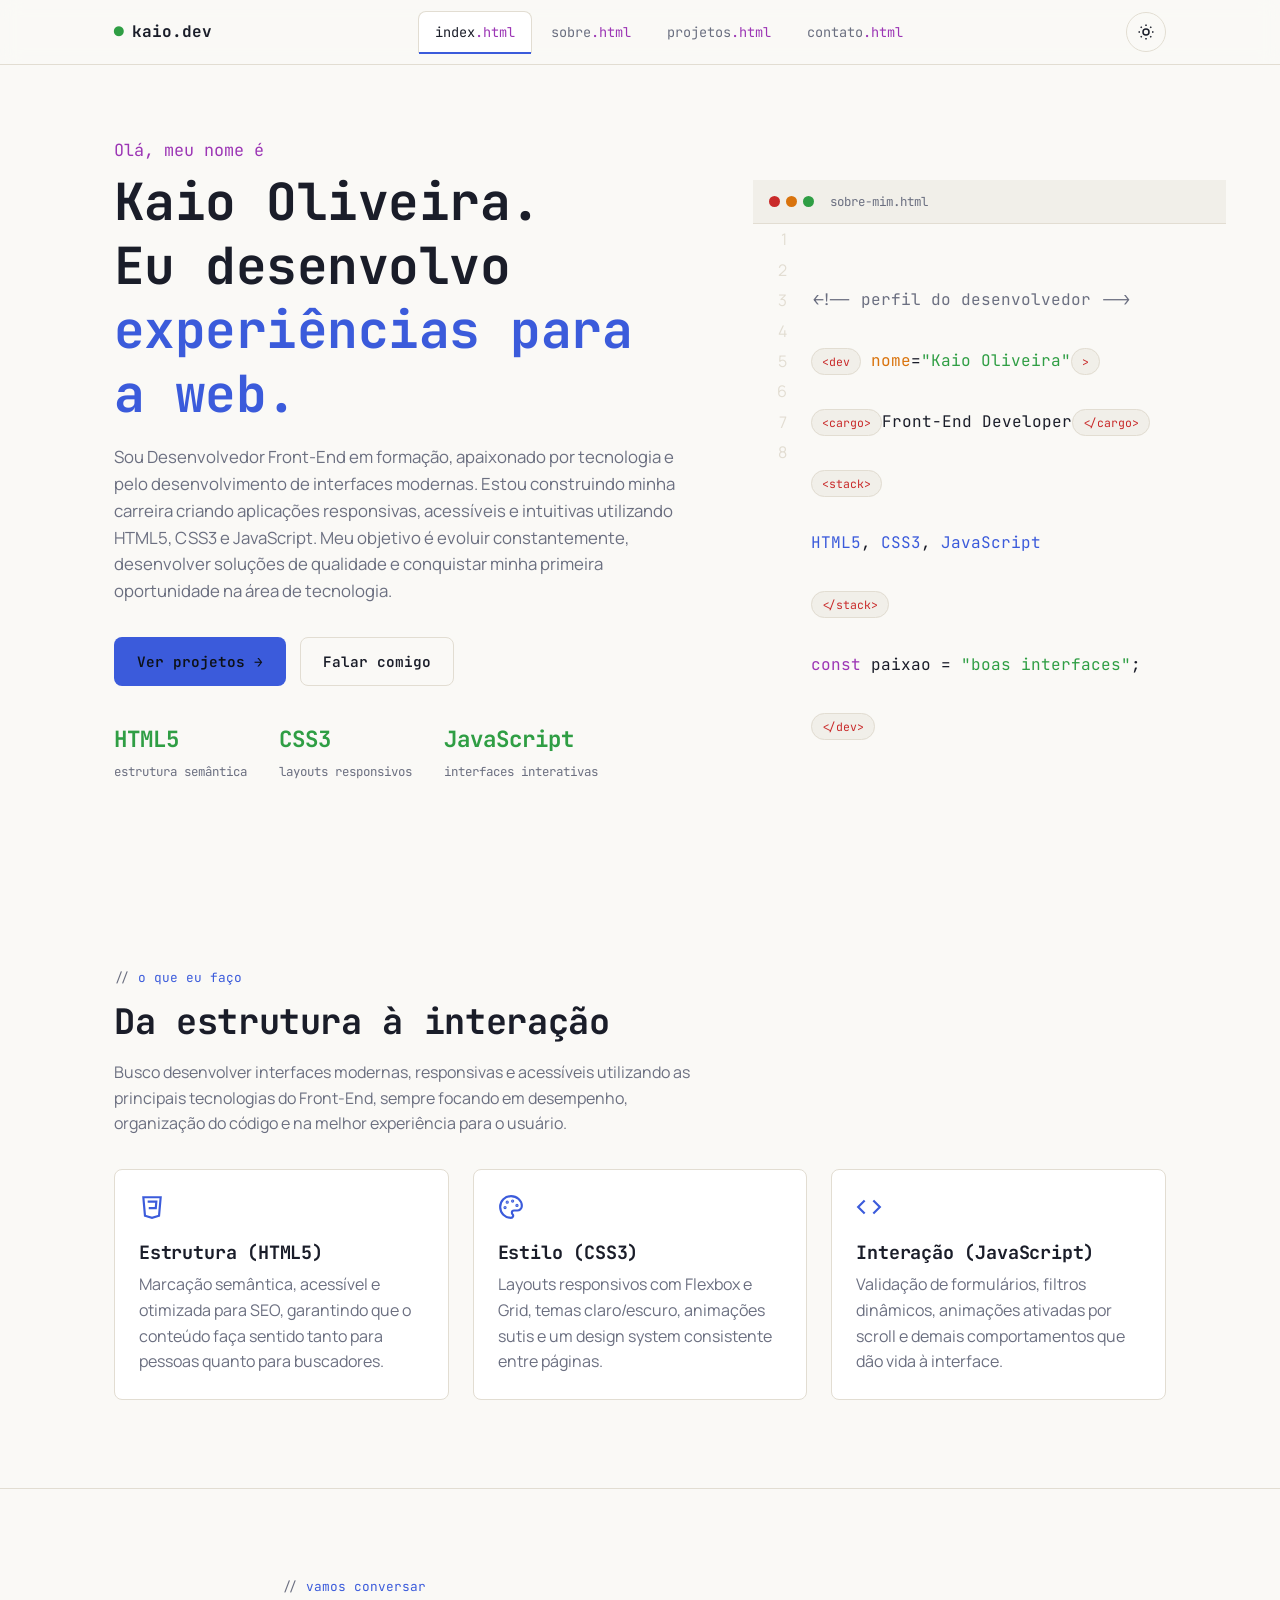
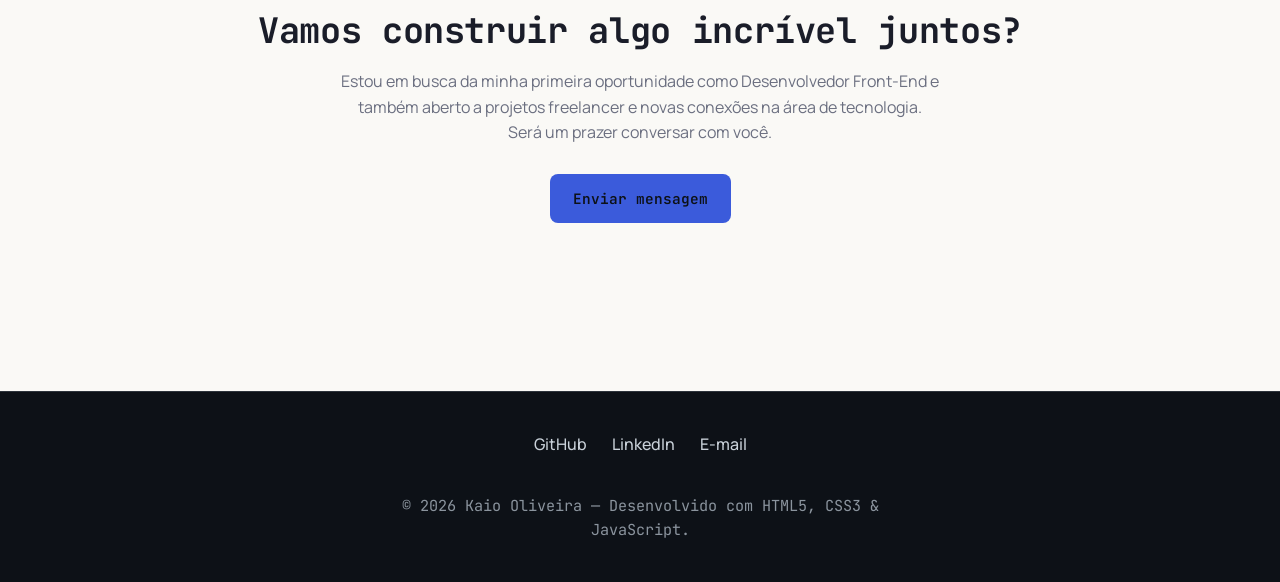
<file: index.html>
<!DOCTYPE html>
<html lang="pt-BR" data-theme="dark">

<head>
    <meta charset="UTF-8">
    <meta name="viewport" content="width=device-width, initial-scale=1.0">

    <!-- SEO básico -->
    <title>Kaio Oliveira | Desenvolvedor Front-End</title>
    <meta name="description"
        content="Portfólio de Kaio Oliveira, Desenvolvedor Front-End em formação, apaixonado por tecnologia e desenvolvimento web com HTML5, CSS3 e JavaScript.">
    <meta name="keywords"
        content="Kaio Oliveira, desenvolvedor front-end, HTML5, CSS3, JavaScript, portfólio, desenvolvimento web">
    <meta name="author" content="Kaio Oliveira">
    <link rel="canonical" href="https://kaioluan100101-lab.github.io/portfolio/index.html">

    <!-- Open Graph / redes sociais -->
    <meta property="og:title" content="Kaio Oliveira | Desenvolvedor Front-End">

    <meta property="og:description"
        content="Conheça o portfólio de Kaio Oliveira, Desenvolvedor Front-End em formação, especializado em HTML5, CSS3 e JavaScript.">
    <meta property="og:locale" content="pt_BR">

    <link rel="icon" href="data:,">
    <link rel="preconnect" href="https://fonts.googleapis.com">
    <link
        href="https://fonts.googleapis.com/css2?family=JetBrains+Mono:wght@400;600;700&family=Manrope:wght@400;500;700&display=swap"
        rel="stylesheet">
    <link href="css/style.css" rel="stylesheet"/>
    <link href="css/sobre.css" rel="stylesheet"/>
    <link rel="stylesheet" href="css/projetos.css">
    <link rel="stylesheet" href="css/contato.css">
</head>

<body>

    <header class="site-header">
        <div class="container nav-wrap">
            <a href="index.html" class="logo"><span class="dot">●</span> kaio.dev </a>

            <nav class="nav-tabs" id="nav-tabs" aria-label="Navegação principal">
                <a href="index.html" aria-current="page">index<span class="ext">.html</span></a>
                <a href="sobre.html">sobre<span class="ext">.html</span></a>
                <a href="projetos.html">projetos<span class="ext">.html</span></a>
                <a href="contato.html">contato<span class="ext">.html</span></a>
            </nav>

            <div class="nav-actions">
                <button class="theme-toggle" aria-label="Alternar tema claro/escuro" aria-pressed="false">
                    <svg class="moon" viewBox="0 0 24 24" fill="none" stroke="currentColor" stroke-width="2">
                        <path d="M21 12.79A9 9 0 1111.21 3 7 7 0 0021 12.79z" />
                    </svg>
                    <svg class="sun" viewBox="0 0 24 24" fill="none" stroke="currentColor" stroke-width="2">
                        <circle cx="12" cy="12" r="4" />
                        <path
                            d="M12 2v2M12 20v2M4.93 4.93l1.41 1.41M17.66 17.66l1.41 1.41M2 12h2M20 12h2M6.34 17.66l-1.41 1.41M19.07 4.93l-1.41 1.41" />
                    </svg>
                </button>
                <button class="menu-btn" aria-label="Abrir menu" aria-expanded="false" aria-controls="nav-tabs">
                    <span></span><span></span><span></span>
                </button>
            </div>
        </div>
    </header>

    <main>

        <!-- HERO -->
        <section class="section hero" style="border-bottom:none;">
            <div class="container">
        
                <div class="hero-copy">
        
                    <p class="role">Olá, meu nome é</p>
        
                    <h1>Kaio Oliveira.<br>Eu desenvolvo <span>experiências para a web.</span></h1>
        
                    <p>
                        Sou Desenvolvedor Front-End em formação, apaixonado por tecnologia e pelo desenvolvimento de
                        interfaces modernas.
                        Estou construindo minha carreira criando aplicações responsivas, acessíveis e intuitivas
                        utilizando HTML5, CSS3 e JavaScript.
                        Meu objetivo é evoluir constantemente, desenvolver soluções de qualidade e conquistar minha
                        primeira oportunidade na área de tecnologia.
                    </p>
                    <div class="hero-actions">
                        <a href="projetos.html" class="btn btn-primary">Ver projetos →</a>
                        <a href="contato.html" class="btn btn-ghost">Falar comigo</a>
                    </div>
                    <div class="hero-stats">
                        <div>
                            <strong>HTML5</strong>
                            <span>estrutura semântica</span>
                        </div>
        
                        <div>
                            <strong>CSS3</strong>
                            <span>layouts responsivos</span>
                        </div>
        
                        <div>
                            <strong>JavaScript</strong>
                            <span>interfaces interativas</span>
                        </div>
                    </div>
                </div>
        
                <div class="editor reveal">
                    <div class="editor-bar">
                        <div class="dots"><span></span><span></span><span></span></div>
                        <span class="filename">sobre-mim.html</span>
                    </div>
                    <div class="editor-body">
                        <div class="editor-lines">
                            <span>1</span><span>2</span><span>3</span><span>4</span><span>5</span><span>6</span><span>7</span><span>8</span>
                        </div>
                        <code class="editor-code">
                                        <span class="cm">&lt;!-- perfil do desenvolvedor --&gt;</span>
                                        <span class="tag">&lt;dev</span> <span class="attr">nome</span>=<span class="str">"Kaio Oliveira"</span><span
                                            class="tag">&gt;</span>
                                        <span class="tag">&lt;cargo&gt;</span>Front-End Developer<span class="tag">&lt;/cargo&gt;</span>
                                        <span class="tag">&lt;stack&gt;</span>
                                        <span class="fn">HTML5</span>, <span class="fn">CSS3</span>, <span class="fn">JavaScript</span>
                                        <span class="tag">&lt;/stack&gt;</span>
                                        <span class="kw">const</span> paixao = <span class="str">"boas interfaces"</span>;
                                        <span class="tag">&lt;/dev&gt;</span></code>
                    </div>
                </div>
            </div>
        </section>

        <!-- DESTAQUES -->
        <section class="section reveal">
            <div class="container">
                <p class="eyebrow">o que eu faço</p>
                <h2>Da estrutura à interação</h2>
                <p>Busco desenvolver interfaces modernas, responsivas e acessíveis utilizando as principais tecnologias
                    do Front-End, sempre focando em desempenho, organização do código e na melhor experiência para o
                    usuário.</p>
                <div class="grid">
                    <div class="card">
                        <div class="icon"><svg viewBox="0 0 24 24" fill="none" stroke="currentColor" stroke-width="2">
                                <path d="M4 3l1.5 17L12 22l6.5-2L20 3H4z" />
                                <path d="M8 7h8l-.5 6H9" />
                            </svg></div>
                        <h3>Estrutura (HTML5)</h3>
                        <p>Marcação semântica, acessível e otimizada para SEO, garantindo que o conteúdo faça sentido
                            tanto para pessoas quanto para buscadores.</p>
                    </div>
                    <div class="card">
                        <div class="icon"><svg viewBox="0 0 24 24" fill="none" stroke="currentColor" stroke-width="2">
                                <circle cx="13.5" cy="6.5" r=".5" fill="currentColor" />
                                <circle cx="17.5" cy="10.5" r=".5" fill="currentColor" />
                                <circle cx="8.5" cy="7.5" r=".5" fill="currentColor" />
                                <circle cx="6.5" cy="12.5" r=".5" fill="currentColor" />
                                <path
                                    d="M12 2a10 10 0 100 20 2 2 0 001.4-3.4c-.4-.4-.6-.9-.6-1.4 0-1.1.9-2 2-2h2.4A4.2 4.2 0 0022 11c0-5-4.5-9-10-9z" />
                            </svg></div>
                        <h3>Estilo (CSS3)</h3>
                        <p>Layouts responsivos com Flexbox e Grid, temas claro/escuro, animações sutis e um design
                            system consistente entre páginas.</p>
                    </div>
                    <div class="card">
                        <div class="icon"><svg viewBox="0 0 24 24" fill="none" stroke="currentColor" stroke-width="2">
                                <polyline points="16 18 22 12 16 6" />
                                <polyline points="8 6 2 12 8 18" />
                            </svg></div>
                        <h3>Interação (JavaScript)</h3>
                        <p>Validação de formulários, filtros dinâmicos, animações ativadas por scroll e demais
                            comportamentos que dão vida à interface.</p>
                    </div>
                </div>
            </div>
        </section>

        <!-- CTA final -->
        <section class="section reveal" style="border-bottom:none; text-align:center;">
            <div class="container">
                <p class="eyebrow" style="justify-content:center;">vamos conversar</p>
                <h2>Vamos construir algo incrível juntos?</h2>

                <p style="margin:0 auto 28px;">
                    Estou em busca da minha primeira oportunidade como Desenvolvedor Front-End e também aberto a
                    projetos freelancer e novas conexões na área de tecnologia.
                    Será um prazer conversar com você.
                </p>
                <a href="contato.html" class="btn btn-primary">Enviar mensagem</a>
            </div>
        </section>

    </main>

    <footer class="site-footer">
        <div class="container">
            <div class="footer-links">
                <a href="https://github.com/kaioluan100101-lab" target="_blank" rel="noopener">GitHub</a>
                <a href="https://www.linkedin.com/in/kaio-luan-8b5812176/" target="_blank" rel="noopener">LinkedIn</a>
                <a href="mailto:kaioluan100101@gmail.com">E-mail</a>
            </div>
            <p>&copy; 2026 Kaio Oliveira — Desenvolvido com HTML5, CSS3 &amp; JavaScript.</p>
        </div>
    </footer>

    <script src="js/script.js"></script>
</body>

</html>
</file>
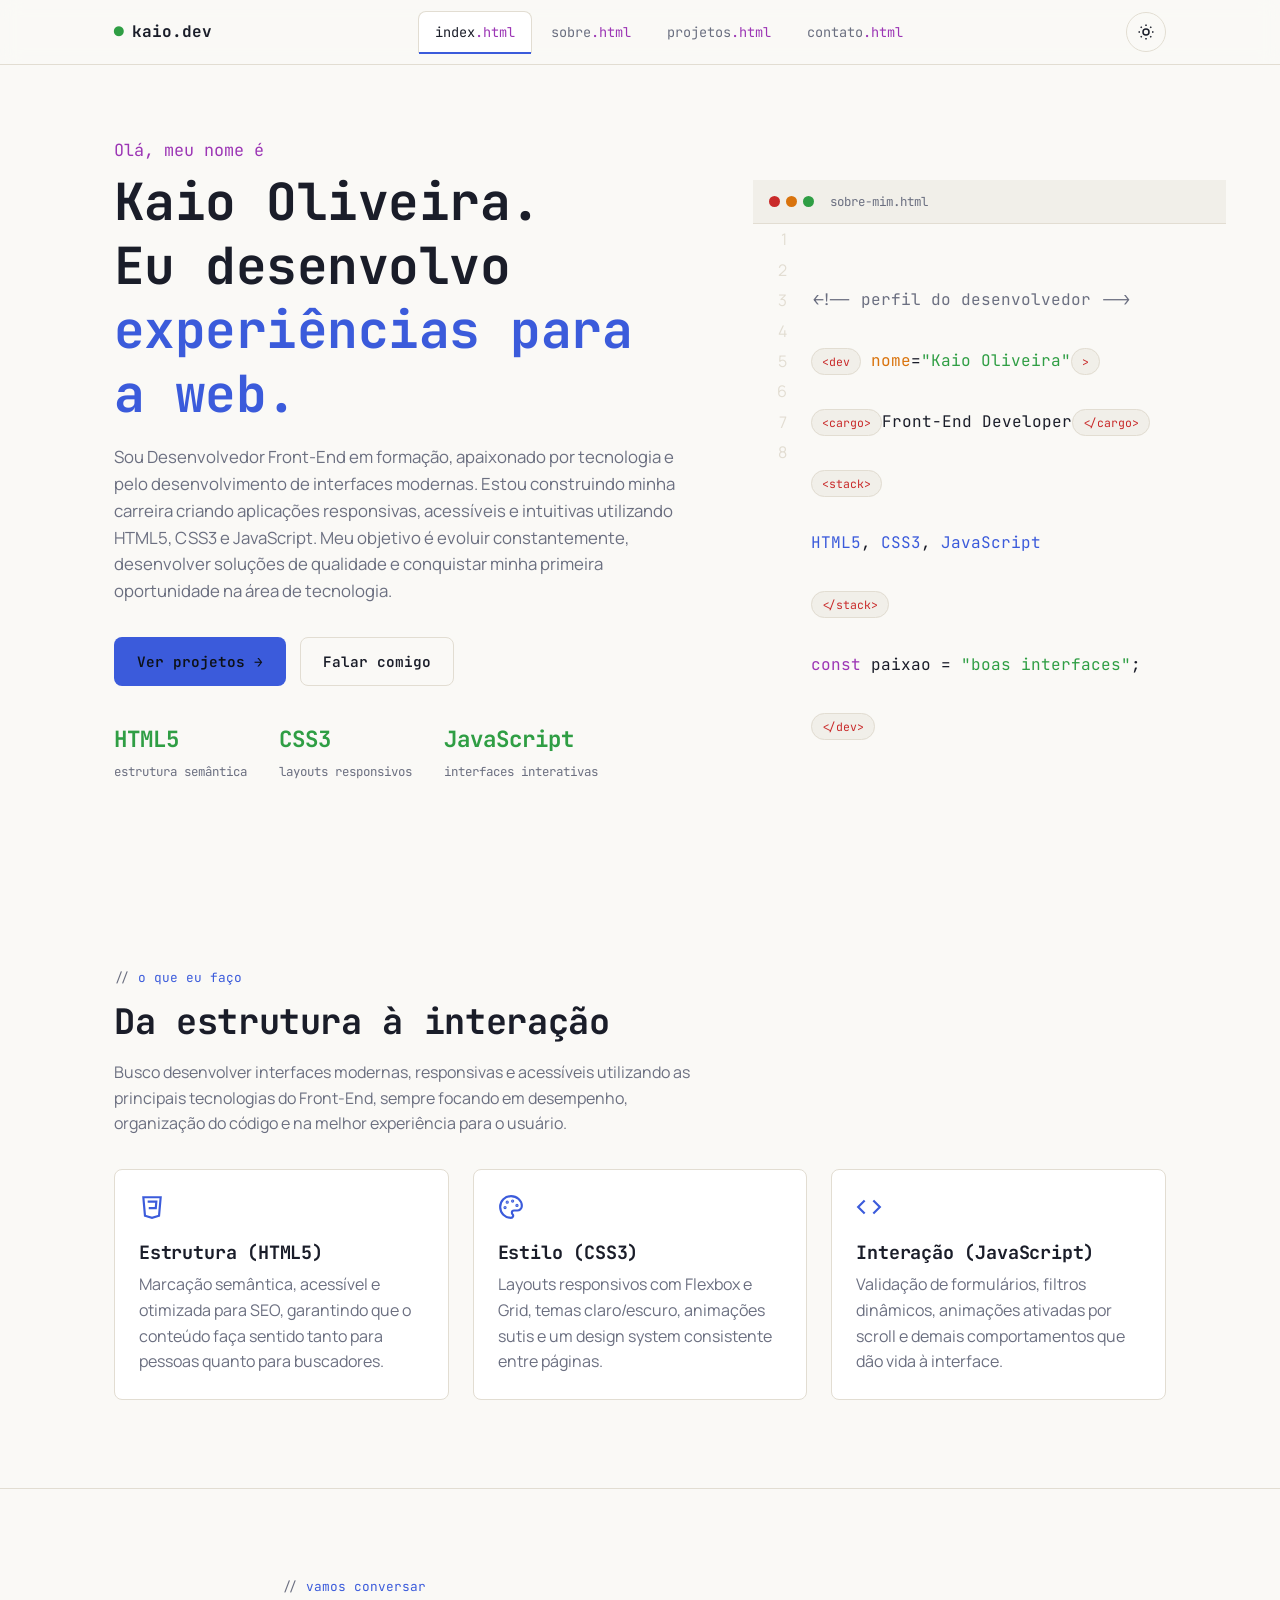
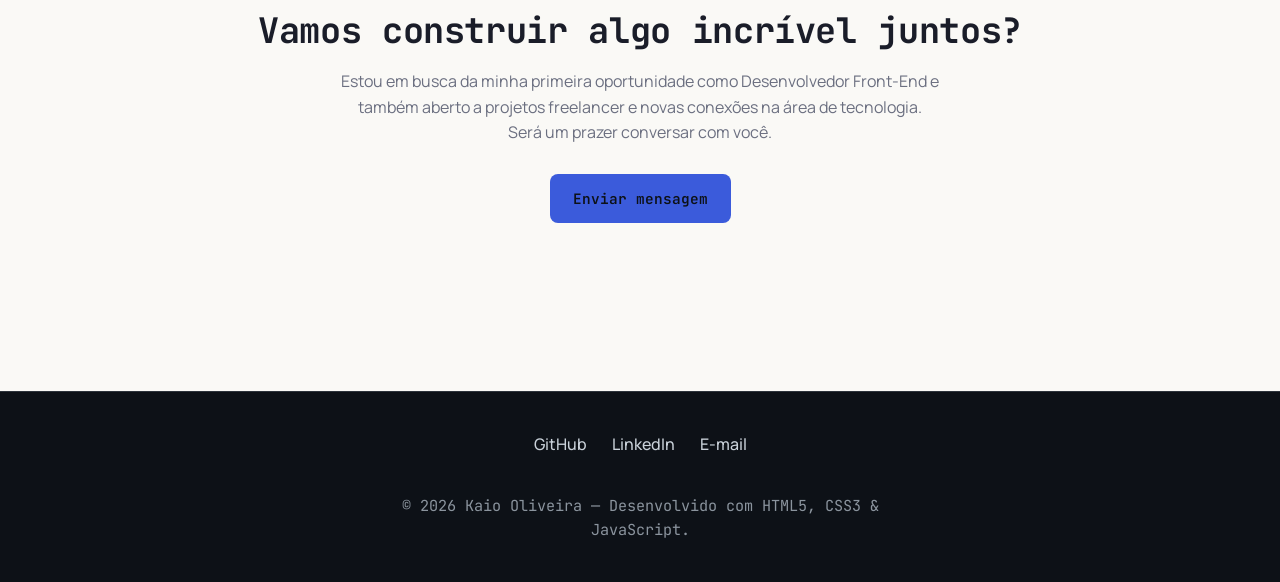
<file: Portfolio_Kaio_Final/index.html>
<!DOCTYPE html>
<html lang="pt-BR" data-theme="dark">

<head>
    <meta charset="UTF-8">
    <meta name="viewport" content="width=device-width, initial-scale=1.0">

    <!-- SEO básico -->
    <title>Kaio Oliveira | Desenvolvedor Front-End</title>
    <meta name="description"
        content="Portfólio de Kaio Oliveira, Desenvolvedor Front-End em formação, apaixonado por tecnologia e desenvolvimento web com HTML5, CSS3 e JavaScript.">
    <meta name="keywords"
        content="Kaio Oliveira, desenvolvedor front-end, HTML5, CSS3, JavaScript, portfólio, desenvolvimento web">
    <meta name="author" content="Kaio Oliveira">
    <link rel="canonical" href="https://marinalopes-dev.exemplo.com/index.html">

    <!-- Open Graph / redes sociais -->
    <meta property="og:title" content="Kaio Oliveira | Desenvolvedor Front-End">

    <meta property="og:description"
        content="Conheça o portfólio de Kaio Oliveira, Desenvolvedor Front-End em formação, especializado em HTML5, CSS3 e JavaScript.">
    <meta property="og:locale" content="pt_BR">

    <link rel="icon" href="data:,">
    <link rel="preconnect" href="https://fonts.googleapis.com">
    <link
        href="https://fonts.googleapis.com/css2?family=JetBrains+Mono:wght@400;600;700&family=Manrope:wght@400;500;700&display=swap"
        rel="stylesheet">
    <link href="css/style.css" rel="stylesheet"/>
    <link href="css/sobre.css" rel="stylesheet"/>
    <link rel="stylesheet" href="css/projetos.css">
    <link rel="stylesheet" href="css/contato.css">
</head>

<body>

    <header class="site-header">
        <div class="container nav-wrap">
            <a href="index.html" class="logo"><span class="dot">●</span> kaio.dev </a>

            <nav class="nav-tabs" id="nav-tabs" aria-label="Navegação principal">
                <a href="index.html" aria-current="page">index<span class="ext">.html</span></a>
                <a href="sobre.html">sobre<span class="ext">.html</span></a>
                <a href="projetos.html">projetos<span class="ext">.html</span></a>
                <a href="contato.html">contato<span class="ext">.html</span></a>
            </nav>

            <div class="nav-actions">
                <button class="theme-toggle" aria-label="Alternar tema claro/escuro" aria-pressed="false">
                    <svg class="moon" viewBox="0 0 24 24" fill="none" stroke="currentColor" stroke-width="2">
                        <path d="M21 12.79A9 9 0 1111.21 3 7 7 0 0021 12.79z" />
                    </svg>
                    <svg class="sun" viewBox="0 0 24 24" fill="none" stroke="currentColor" stroke-width="2">
                        <circle cx="12" cy="12" r="4" />
                        <path
                            d="M12 2v2M12 20v2M4.93 4.93l1.41 1.41M17.66 17.66l1.41 1.41M2 12h2M20 12h2M6.34 17.66l-1.41 1.41M19.07 4.93l-1.41 1.41" />
                    </svg>
                </button>
                <button class="menu-btn" aria-label="Abrir menu" aria-expanded="false" aria-controls="nav-tabs">
                    <span></span><span></span><span></span>
                </button>
            </div>
        </div>
    </header>

    <main>

        <!-- HERO -->
        <section class="section hero" style="border-bottom:none;">
            <div class="container">
        
                <div class="hero-copy">
        
                    <p class="role">Olá, meu nome é</p>
        
                    <h1>Kaio Oliveira.<br>Eu desenvolvo <span>experiências para a web.</span></h1>
        
                    <p>
                        Sou Desenvolvedor Front-End em formação, apaixonado por tecnologia e pelo desenvolvimento de
                        interfaces modernas.
                        Estou construindo minha carreira criando aplicações responsivas, acessíveis e intuitivas
                        utilizando HTML5, CSS3 e JavaScript.
                        Meu objetivo é evoluir constantemente, desenvolver soluções de qualidade e conquistar minha
                        primeira oportunidade na área de tecnologia.
                    </p>
                    <div class="hero-actions">
                        <a href="projetos.html" class="btn btn-primary">Ver projetos →</a>
                        <a href="contato.html" class="btn btn-ghost">Falar comigo</a>
                    </div>
                    <div class="hero-stats">
                        <div>
                            <strong>HTML5</strong>
                            <span>estrutura semântica</span>
                        </div>
        
                        <div>
                            <strong>CSS3</strong>
                            <span>layouts responsivos</span>
                        </div>
        
                        <div>
                            <strong>JavaScript</strong>
                            <span>interfaces interativas</span>
                        </div>
                    </div>
                </div>
        
                <div class="editor reveal">
                    <div class="editor-bar">
                        <div class="dots"><span></span><span></span><span></span></div>
                        <span class="filename">sobre-mim.html</span>
                    </div>
                    <div class="editor-body">
                        <div class="editor-lines">
                            <span>1</span><span>2</span><span>3</span><span>4</span><span>5</span><span>6</span><span>7</span><span>8</span>
                        </div>
                        <code class="editor-code">
                                        <span class="cm">&lt;!-- perfil do desenvolvedor --&gt;</span>
                                        <span class="tag">&lt;dev</span> <span class="attr">nome</span>=<span class="str">"Kaio Oliveira"</span><span
                                            class="tag">&gt;</span>
                                        <span class="tag">&lt;cargo&gt;</span>Front-End Developer<span class="tag">&lt;/cargo&gt;</span>
                                        <span class="tag">&lt;stack&gt;</span>
                                        <span class="fn">HTML5</span>, <span class="fn">CSS3</span>, <span class="fn">JavaScript</span>
                                        <span class="tag">&lt;/stack&gt;</span>
                                        <span class="kw">const</span> paixao = <span class="str">"boas interfaces"</span>;
                                        <span class="tag">&lt;/dev&gt;</span></code>
                    </div>
                </div>
            </div>
        </section>

        <!-- DESTAQUES -->
        <section class="section reveal">
            <div class="container">
                <p class="eyebrow">o que eu faço</p>
                <h2>Da estrutura à interação</h2>
                <p>Busco desenvolver interfaces modernas, responsivas e acessíveis utilizando as principais tecnologias
                    do Front-End, sempre focando em desempenho, organização do código e na melhor experiência para o
                    usuário.</p>
                <div class="grid">
                    <div class="card">
                        <div class="icon"><svg viewBox="0 0 24 24" fill="none" stroke="currentColor" stroke-width="2">
                                <path d="M4 3l1.5 17L12 22l6.5-2L20 3H4z" />
                                <path d="M8 7h8l-.5 6H9" />
                            </svg></div>
                        <h3>Estrutura (HTML5)</h3>
                        <p>Marcação semântica, acessível e otimizada para SEO, garantindo que o conteúdo faça sentido
                            tanto para pessoas quanto para buscadores.</p>
                    </div>
                    <div class="card">
                        <div class="icon"><svg viewBox="0 0 24 24" fill="none" stroke="currentColor" stroke-width="2">
                                <circle cx="13.5" cy="6.5" r=".5" fill="currentColor" />
                                <circle cx="17.5" cy="10.5" r=".5" fill="currentColor" />
                                <circle cx="8.5" cy="7.5" r=".5" fill="currentColor" />
                                <circle cx="6.5" cy="12.5" r=".5" fill="currentColor" />
                                <path
                                    d="M12 2a10 10 0 100 20 2 2 0 001.4-3.4c-.4-.4-.6-.9-.6-1.4 0-1.1.9-2 2-2h2.4A4.2 4.2 0 0022 11c0-5-4.5-9-10-9z" />
                            </svg></div>
                        <h3>Estilo (CSS3)</h3>
                        <p>Layouts responsivos com Flexbox e Grid, temas claro/escuro, animações sutis e um design
                            system consistente entre páginas.</p>
                    </div>
                    <div class="card">
                        <div class="icon"><svg viewBox="0 0 24 24" fill="none" stroke="currentColor" stroke-width="2">
                                <polyline points="16 18 22 12 16 6" />
                                <polyline points="8 6 2 12 8 18" />
                            </svg></div>
                        <h3>Interação (JavaScript)</h3>
                        <p>Validação de formulários, filtros dinâmicos, animações ativadas por scroll e demais
                            comportamentos que dão vida à interface.</p>
                    </div>
                </div>
            </div>
        </section>

        <!-- CTA final -->
        <section class="section reveal" style="border-bottom:none; text-align:center;">
            <div class="container">
                <p class="eyebrow" style="justify-content:center;">vamos conversar</p>
                <h2>Vamos construir algo incrível juntos?</h2>

                <p style="margin:0 auto 28px;">
                    Estou em busca da minha primeira oportunidade como Desenvolvedor Front-End e também aberto a
                    projetos freelancer e novas conexões na área de tecnologia.
                    Será um prazer conversar com você.
                </p>
                <a href="contato.html" class="btn btn-primary">Enviar mensagem</a>
            </div>
        </section>

    </main>

    <footer class="site-footer">
        <div class="container">
            <div class="footer-links">
                <a href="https://github.com/kaioluan100101-lab" target="_blank" rel="noopener">GitHub</a>
                <a href="https://www.linkedin.com/in/kaio-luan-8b5812176/" target="_blank" rel="noopener">LinkedIn</a>
                <a href="mailto:kaioluan100101@gmail.com">E-mail</a>
            </div>
            <p>&copy; 2026 Kaio Oliveira — Desenvolvido com HTML5, CSS3 &amp; JavaScript.</p>
        </div>
    </footer>

    <script src="js/script.js"></script>
</body>

</html>
</file>
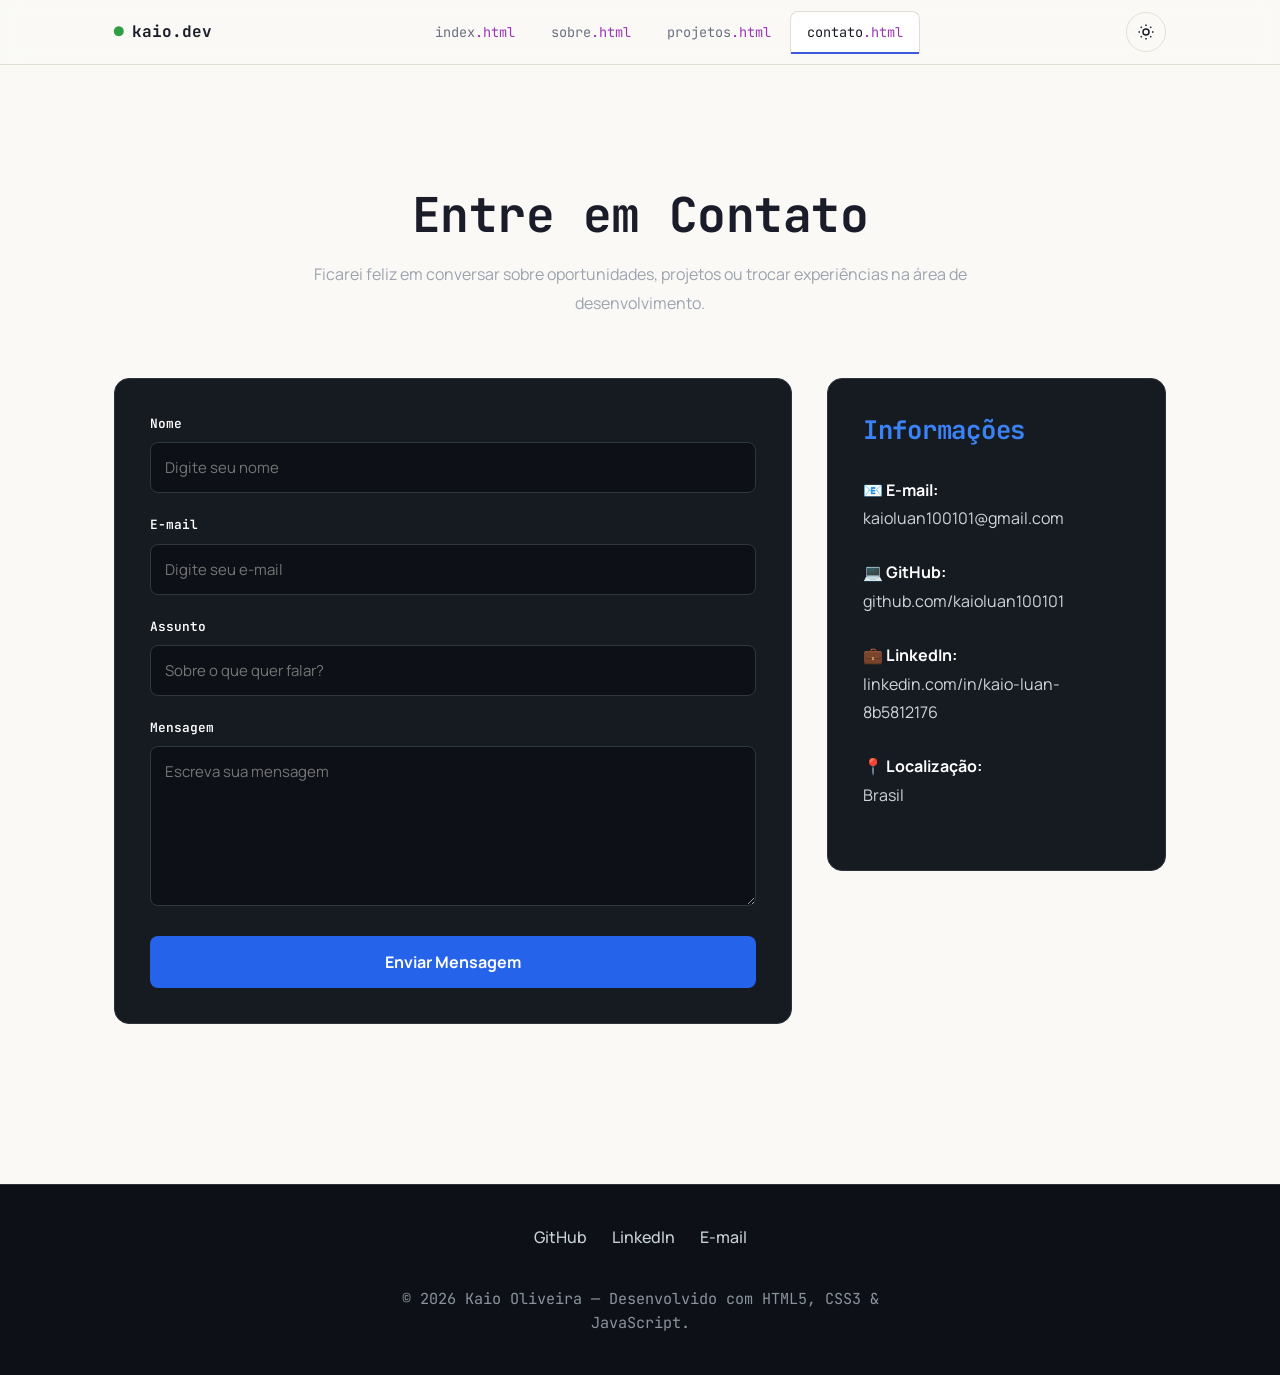
<file: contato.html>
<!DOCTYPE html>
<html lang="pt-BR">
<head>
    <meta charset="UTF-8">
    <meta name="viewport" content="width=device-width, initial-scale=1.0">

    <!-- SEO básico -->
    <title>Contato | Kaio Oliveira</title>
    <meta name="description"
        content="Portfólio de Kaio Oliveira, Desenvolvedor Front-End em formação, apaixonado por tecnologia e desenvolvimento web com HTML5, CSS3 e JavaScript.">
    <meta name="keywords"
        content="Kaio Oliveira, desenvolvedor front-end, HTML5, CSS3, JavaScript, portfólio, desenvolvimento web">
    <meta name="author" content="Kaio Oliveira">
    <link rel="canonical" href="https://kaioluan100101-lab.github.io/portfolio/contato.html">

    <!-- Open Graph / redes sociais -->
    <meta property="og:title" content="Kaio Oliveira | Desenvolvedor Front-End">

    <meta property="og:description"
        content="Conheça o portfólio de Kaio Oliveira, Desenvolvedor Front-End em formação, especializado em HTML5, CSS3 e JavaScript.">
    <meta property="og:locale" content="pt_BR">

    <link rel="icon" href="data:,">
    <link rel="preconnect" href="https://fonts.googleapis.com">
    <link
        href="https://fonts.googleapis.com/css2?family=JetBrains+Mono:wght@400;600;700&family=Manrope:wght@400;500;700&display=swap"
        rel="stylesheet">
    <link href="css/style.css" rel="stylesheet"/>
    <link href="css/sobre.css" rel="stylesheet"/>
    <link rel="stylesheet" href="css/projetos.css">
    <link rel="stylesheet" href="css/contato.css">
</head>
<body>
<header class="site-header">
        <div class="container nav-wrap">
            <a href="index.html" class="logo"><span class="dot">●</span> kaio.dev </a>

            <nav class="nav-tabs" id="nav-tabs" aria-label="Navegação principal">
                <a href="index.html">index<span class="ext">.html</span></a>
                <a href="sobre.html">sobre<span class="ext">.html</span></a>
                <a href="projetos.html">projetos<span class="ext">.html</span></a>
                <a href="contato.html" aria-current="page">contato<span class="ext">.html</span></a>
            </nav>

            <div class="nav-actions">
                <button class="theme-toggle" aria-label="Alternar tema claro/escuro" aria-pressed="false">
                    <svg class="moon" viewBox="0 0 24 24" fill="none" stroke="currentColor" stroke-width="2">
                        <path d="M21 12.79A9 9 0 1111.21 3 7 7 0 0021 12.79z" />
                    </svg>
                    <svg class="sun" viewBox="0 0 24 24" fill="none" stroke="currentColor" stroke-width="2">
                        <circle cx="12" cy="12" r="4" />
                        <path
                            d="M12 2v2M12 20v2M4.93 4.93l1.41 1.41M17.66 17.66l1.41 1.41M2 12h2M20 12h2M6.34 17.66l-1.41 1.41M19.07 4.93l-1.41 1.41" />
                    </svg>
                </button>
                <button class="menu-btn" aria-label="Abrir menu" aria-expanded="false" aria-controls="nav-tabs">
                    <span></span><span></span><span></span>
                </button>
            </div>
        </div>
    </header>
    <main>

<section class="contato">

    <div class="container">

        <div class="titulo-contato">
            <h1>Entre em Contato</h1>

            <p>
                Ficarei feliz em conversar sobre oportunidades, projetos ou trocar
                experiências na área de desenvolvimento.
            </p>
        </div>

        <div class="contato-box">

            <form class="formulario" id="contact-form" novalidate>

                <div class="campo form-row">
                    <label for="nome">Nome</label>
                    <input type="text" id="nome" name="name" placeholder="Digite seu nome" autocomplete="name">
                    <span class="error-msg"></span>
                </div>

                <div class="campo form-row">
                    <label for="email">E-mail</label>
                    <input type="email" id="email" name="email" placeholder="Digite seu e-mail" autocomplete="email">
                    <span class="error-msg"></span>
                </div>

                <div class="campo form-row">
                    <label for="assunto">Assunto</label>
                    <input type="text" id="assunto" name="subject" placeholder="Sobre o que quer falar?">
                    <span class="error-msg"></span>
                </div>

                <div class="campo form-row">
                    <label for="mensagem">Mensagem</label>
                    <textarea id="mensagem" name="message" rows="6" placeholder="Escreva sua mensagem"></textarea>
                    <span class="error-msg"></span>
                </div>

                <div class="form-status" role="status" aria-live="polite"></div>

                <button type="submit">Enviar Mensagem</button>

            </form>

            <div class="informacoes">

    <h2>Informações</h2>

    <p>
        <strong>📧 E-mail:</strong><br>
        <a href="mailto:kaioluan100101@gmail.com">
            kaioluan100101@gmail.com
        </a>
    </p>

    <p>
        <strong>💻 GitHub:</strong><br>
        <a href="https://github.com/kaioluan100101-lab" target="_blank" rel="noopener">
            github.com/kaioluan100101
        </a>
    </p>

    <p>
        <strong>💼 LinkedIn:</strong><br>
        <a href="https://www.linkedin.com/in/kaio-luan-8b5812176/" target="_blank" rel="noopener">
            linkedin.com/in/kaio-luan-8b5812176
        </a>
    </p>

    <p>
        <strong>📍 Localização:</strong><br>
        Brasil
    </p>

</div>

        </div>

    </div>

</section>

</main>
<footer class="site-footer">
        <div class="container">
            <div class="footer-links">
                <a href="https://github.com/kaioluan100101-lab" target="_blank" rel="noopener">GitHub</a>
                <a href="https://www.linkedin.com/in/kaio-luan-8b5812176/" target="_blank" rel="noopener">LinkedIn</a>
                <a href="mailto:kaioluan100101@gmail.com">E-mail</a>
            </div>
            <p>&copy; 2026 Kaio Oliveira — Desenvolvido com HTML5, CSS3 &amp; JavaScript.</p>
        </div>
    </footer>
    <script src="js/script.js"></script>
</body>
</html>
</file>
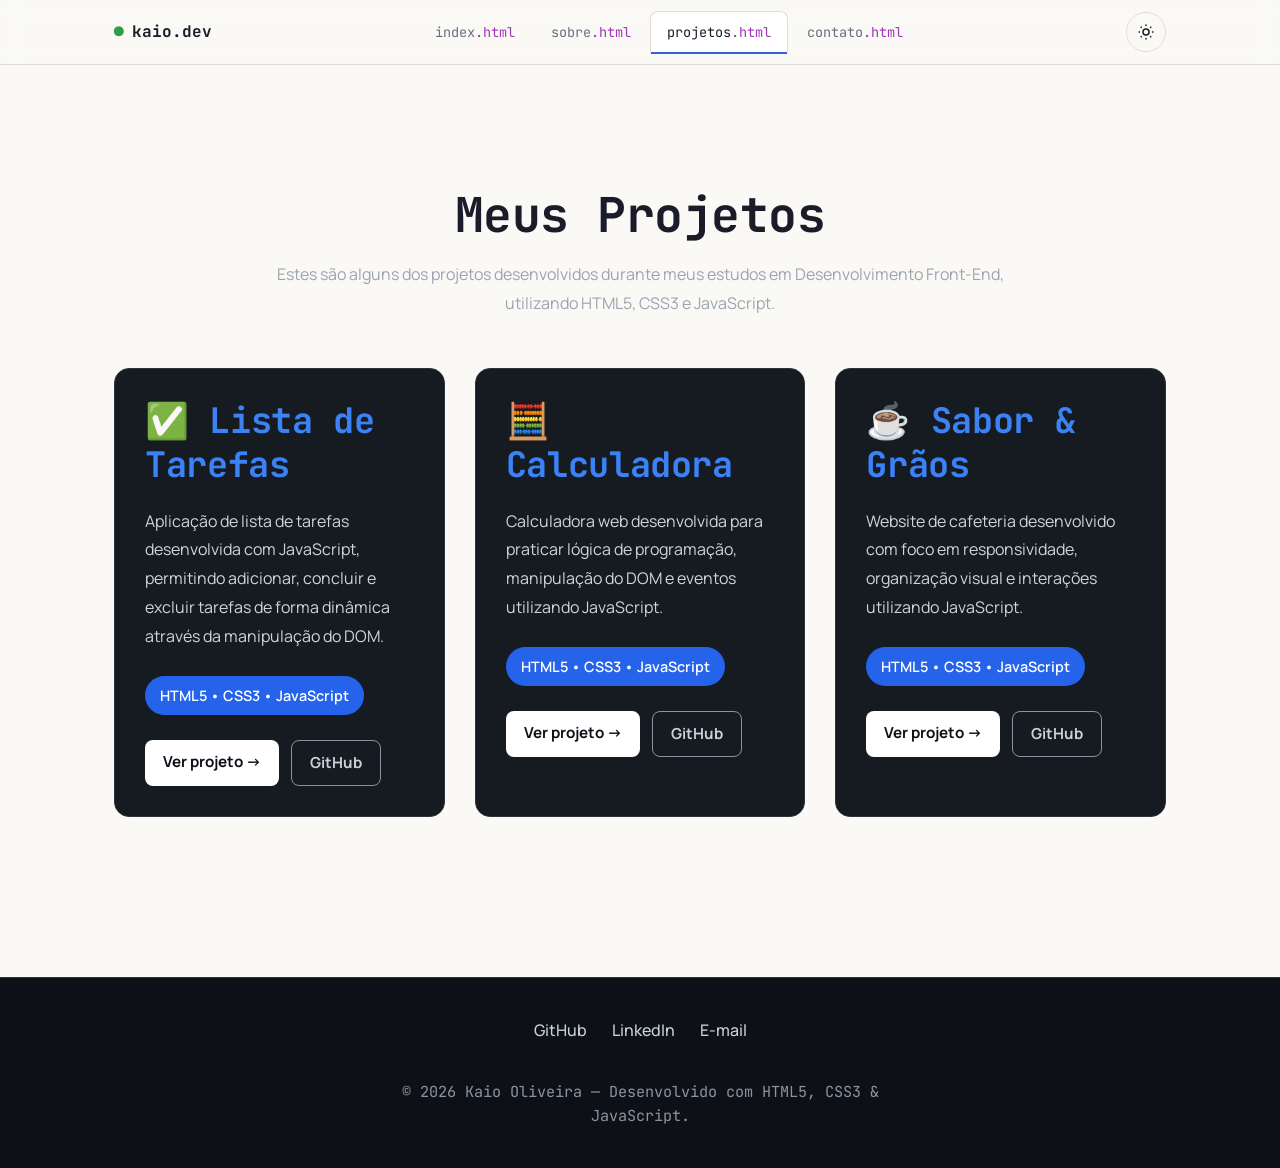
<file: projetos.html>
<!DOCTYPE html>
<html lang="pt-BR">
<head>
    <meta charset="UTF-8">
    <meta name="viewport" content="width=device-width, initial-scale=1.0">

    <!-- SEO básico -->
    <title>Projetos | Kaio Oliveira</title>
    <meta name="description"
        content="Portfólio de Kaio Oliveira, Desenvolvedor Front-End em formação, apaixonado por tecnologia e desenvolvimento web com HTML5, CSS3 e JavaScript.">
    <meta name="keywords"
        content="Kaio Oliveira, desenvolvedor front-end, HTML5, CSS3, JavaScript, portfólio, desenvolvimento web">
    <meta name="author" content="Kaio Oliveira">
    <link rel="canonical" href="https://kaioluan100101-lab.github.io/portfolio/projetos.html">

    <!-- Open Graph / redes sociais -->
    <meta property="og:title" content="Kaio Oliveira | Desenvolvedor Front-End">

    <meta property="og:description"
        content="Conheça o portfólio de Kaio Oliveira, Desenvolvedor Front-End em formação, especializado em HTML5, CSS3 e JavaScript.">
    <meta property="og:locale" content="pt_BR">

    <link rel="icon" href="data:,">
    <link rel="preconnect" href="https://fonts.googleapis.com">
    <link
        href="https://fonts.googleapis.com/css2?family=JetBrains+Mono:wght@400;600;700&family=Manrope:wght@400;500;700&display=swap"
        rel="stylesheet">
    <link href="css/style.css" rel="stylesheet"/>
    <link href="css/sobre.css" rel="stylesheet"/>
    <link rel="stylesheet" href="css/projetos.css">
    <link rel="stylesheet" href="css/contato.css">
</head>
<body>
<header class="site-header">
        <div class="container nav-wrap">
            <a href="index.html" class="logo"><span class="dot">●</span> kaio.dev </a>

            <nav class="nav-tabs" id="nav-tabs" aria-label="Navegação principal">
                <a href="index.html">index<span class="ext">.html</span></a>
                <a href="sobre.html">sobre<span class="ext">.html</span></a>
                <a href="projetos.html" aria-current="page">projetos<span class="ext">.html</span></a>
                <a href="contato.html">contato<span class="ext">.html</span></a>
            </nav>

            <div class="nav-actions">
                <button class="theme-toggle" aria-label="Alternar tema claro/escuro" aria-pressed="false">
                    <svg class="moon" viewBox="0 0 24 24" fill="none" stroke="currentColor" stroke-width="2">
                        <path d="M21 12.79A9 9 0 1111.21 3 7 7 0 0021 12.79z" />
                    </svg>
                    <svg class="sun" viewBox="0 0 24 24" fill="none" stroke="currentColor" stroke-width="2">
                        <circle cx="12" cy="12" r="4" />
                        <path
                            d="M12 2v2M12 20v2M4.93 4.93l1.41 1.41M17.66 17.66l1.41 1.41M2 12h2M20 12h2M6.34 17.66l-1.41 1.41M19.07 4.93l-1.41 1.41" />
                    </svg>
                </button>
                <button class="menu-btn" aria-label="Abrir menu" aria-expanded="false" aria-controls="nav-tabs">
                    <span></span><span></span><span></span>
                </button>
            </div>
        </div>
    </header>
    <main>

<section class="projetos">

    <div class="container">

        <div class="titulo-projetos">
            <h1>Meus Projetos</h1>

            <p>
                Estes são alguns dos projetos desenvolvidos durante meus estudos
                em Desenvolvimento Front-End, utilizando HTML5, CSS3 e JavaScript.
            </p>
        </div>

        <div class="cards-projetos">
            <article class="projeto-card">
                <h2>✅ Lista de Tarefas</h2>
                <p>Aplicação de lista de tarefas desenvolvida com JavaScript, permitindo adicionar, concluir e excluir tarefas de forma dinâmica através da manipulação do DOM.</p>
                <span>HTML5 • CSS3 • JavaScript</span>
                <div class="projeto-links">
                    <a href="https://kaioluan100101-lab.github.io/to-do-list/" target="_blank" rel="noopener noreferrer" class="ver">Ver projeto →</a>
                    <a href="https://github.com/kaioluan100101-lab/to-do-list" target="_blank" rel="noopener noreferrer" class="repo">GitHub</a>
                </div>
            </article>

            <article class="projeto-card">
                <h2>🧮 Calculadora</h2>
                <p>Calculadora web desenvolvida para praticar lógica de programação, manipulação do DOM e eventos utilizando JavaScript.</p>
                <span>HTML5 • CSS3 • JavaScript</span>
                <div class="projeto-links">
                    <a href="https://kaioluan100101-lab.github.io/calculadora/" target="_blank" rel="noopener noreferrer" class="ver">Ver projeto →</a>
                    <a href="https://github.com/kaioluan100101-lab/calculadora" target="_blank" rel="noopener noreferrer" class="repo">GitHub</a>
                </div>
            </article>

            <article class="projeto-card">
                <h2>☕ Sabor &amp; Grãos</h2>
                <p>Website de cafeteria desenvolvido com foco em responsividade, organização visual e interações utilizando JavaScript.</p>
                <span>HTML5 • CSS3 • JavaScript</span>
                <div class="projeto-links">
                    <a href="https://kaioluan100101-lab.github.io/projetocafe/" target="_blank" rel="noopener noreferrer" class="ver">Ver projeto →</a>
                    <a href="https://github.com/kaioluan100101-lab/projetocafe" target="_blank" rel="noopener noreferrer" class="repo">GitHub</a>
                </div>
            </article>

        </div>

    </div>

</section>

</main>
<footer class="site-footer">
        <div class="container">
            <div class="footer-links">
                <a href="https://github.com/kaioluan100101-lab" target="_blank" rel="noopener">GitHub</a>
                <a href="https://www.linkedin.com/in/kaio-luan-8b5812176/" target="_blank" rel="noopener">LinkedIn</a>
                <a href="mailto:kaioluan100101@gmail.com">E-mail</a>
            </div>
            <p>&copy; 2026 Kaio Oliveira — Desenvolvido com HTML5, CSS3 &amp; JavaScript.</p>
        </div>
    </footer>
    <script src="js/script.js"></script>
</body>
</html>
</file>
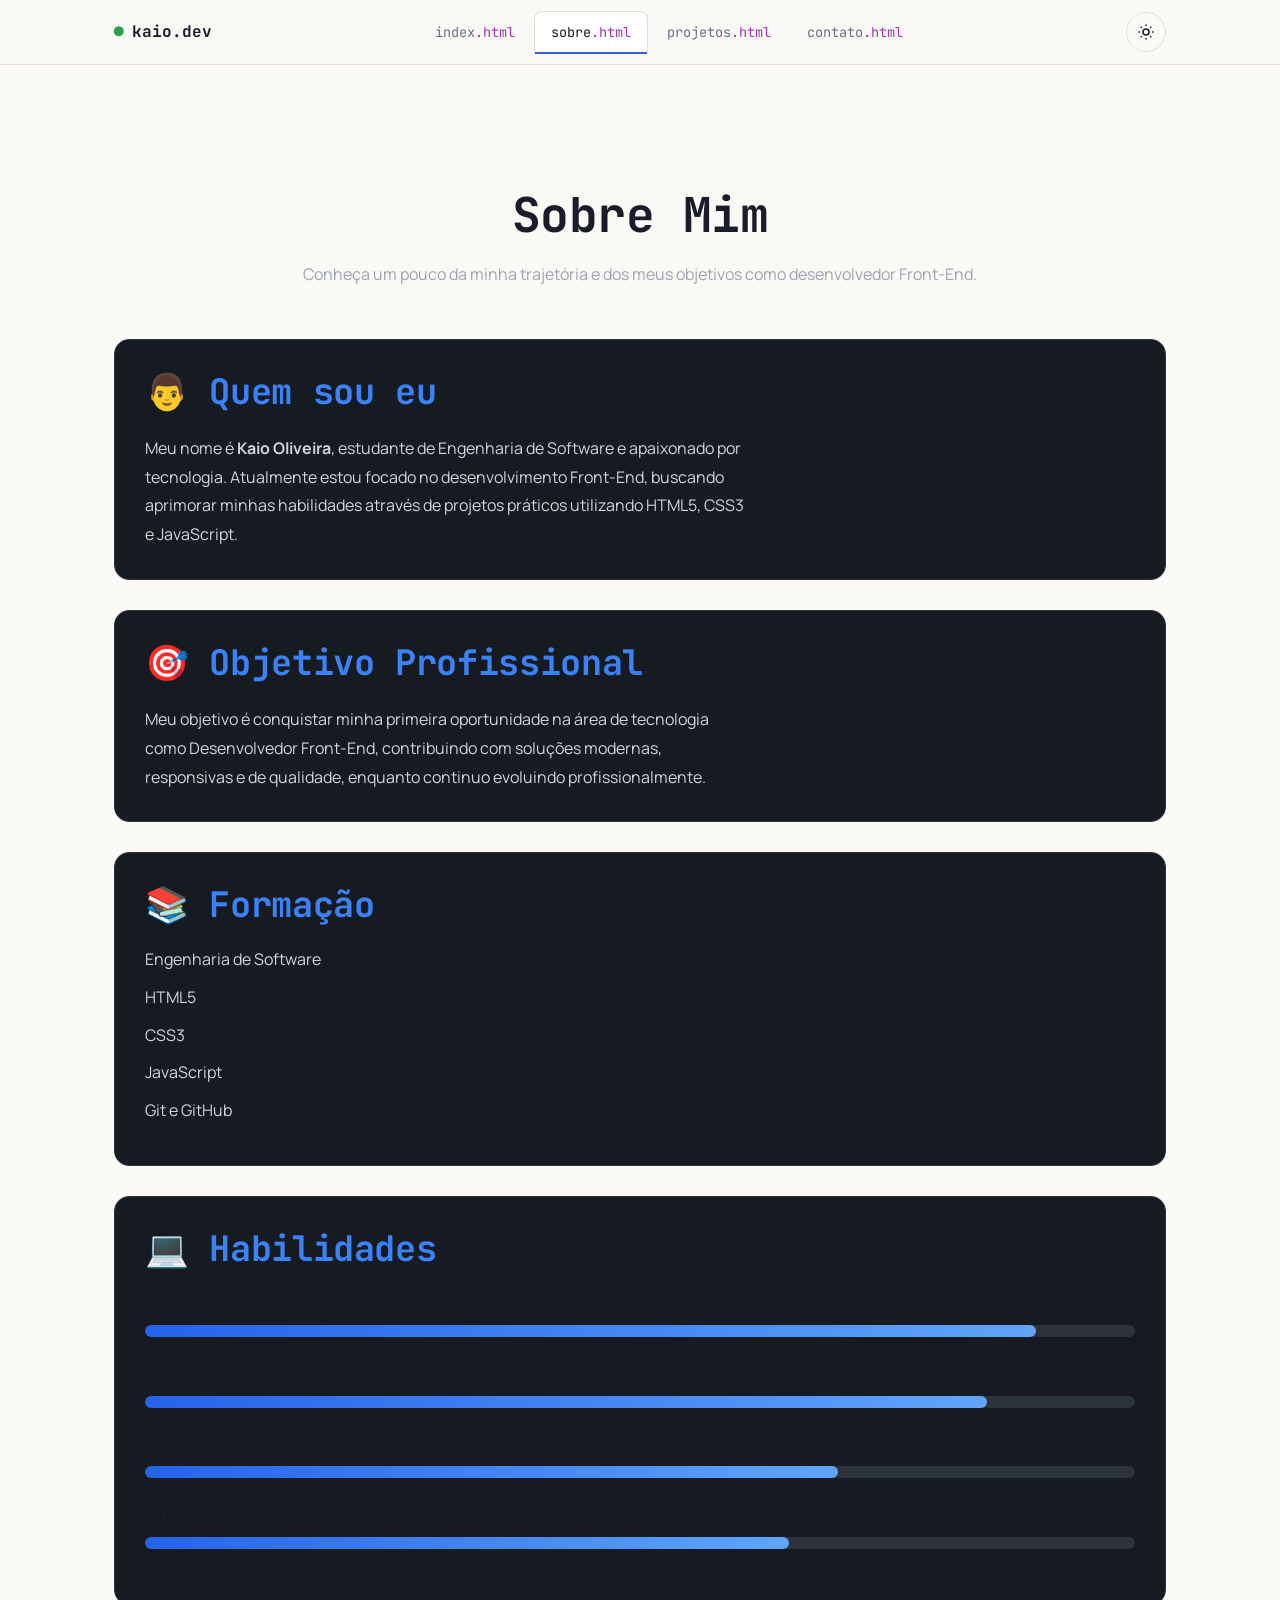
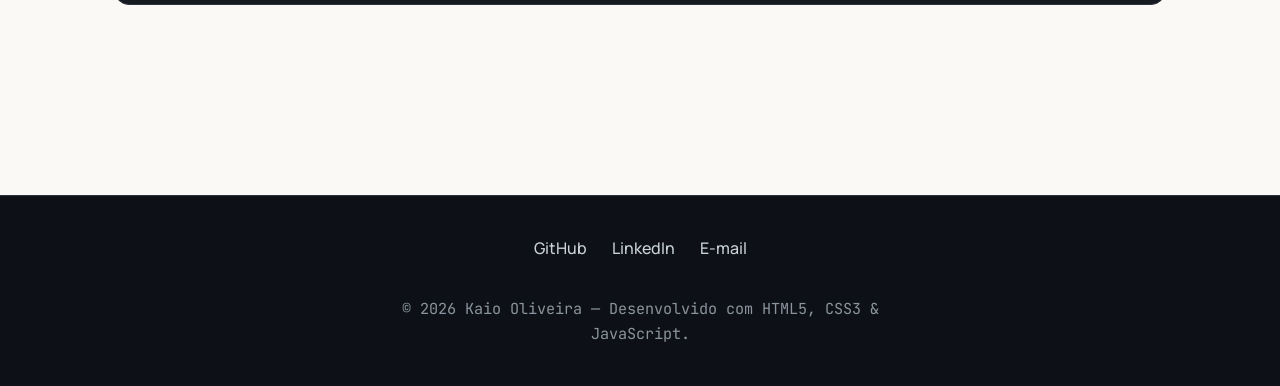
<file: sobre.html>
<!DOCTYPE html>
<html lang="pt-BR">

<head>
    <meta charset="UTF-8">
    <meta name="viewport" content="width=device-width, initial-scale=1.0">

    <!-- SEO básico -->
    <title>Sobre | Kaio Oliveira</title>
    <meta name="description"
        content="Portfólio de Kaio Oliveira, Desenvolvedor Front-End em formação, apaixonado por tecnologia e desenvolvimento web com HTML5, CSS3 e JavaScript.">
    <meta name="keywords"
        content="Kaio Oliveira, desenvolvedor front-end, HTML5, CSS3, JavaScript, portfólio, desenvolvimento web">
    <meta name="author" content="Kaio Oliveira">
    <link rel="canonical" href="https://kaioluan100101-lab.github.io/portfolio/sobre.html">

    <!-- Open Graph / redes sociais -->
    <meta property="og:title" content="Kaio Oliveira | Desenvolvedor Front-End">

    <meta property="og:description"
        content="Conheça o portfólio de Kaio Oliveira, Desenvolvedor Front-End em formação, especializado em HTML5, CSS3 e JavaScript.">
    <meta property="og:locale" content="pt_BR">

    <link rel="icon" href="data:,">
    <link rel="preconnect" href="https://fonts.googleapis.com">
    <link
        href="https://fonts.googleapis.com/css2?family=JetBrains+Mono:wght@400;600;700&family=Manrope:wght@400;500;700&display=swap"
        rel="stylesheet">
    <link href="css/style.css" rel="stylesheet"/>
    <link href="css/sobre.css" rel="stylesheet"/>
    <link rel="stylesheet" href="css/projetos.css">
    <link rel="stylesheet" href="css/contato.css">
</head>

<body>
<header class="site-header">
        <div class="container nav-wrap">
            <a href="index.html" class="logo"><span class="dot">●</span> kaio.dev </a>

            <nav class="nav-tabs" id="nav-tabs" aria-label="Navegação principal">
                <a href="index.html">index<span class="ext">.html</span></a>
                <a href="sobre.html" aria-current="page">sobre<span class="ext">.html</span></a>
                <a href="projetos.html">projetos<span class="ext">.html</span></a>
                <a href="contato.html">contato<span class="ext">.html</span></a>
            </nav>

            <div class="nav-actions">
                <button class="theme-toggle" aria-label="Alternar tema claro/escuro" aria-pressed="false">
                    <svg class="moon" viewBox="0 0 24 24" fill="none" stroke="currentColor" stroke-width="2">
                        <path d="M21 12.79A9 9 0 1111.21 3 7 7 0 0021 12.79z" />
                    </svg>
                    <svg class="sun" viewBox="0 0 24 24" fill="none" stroke="currentColor" stroke-width="2">
                        <circle cx="12" cy="12" r="4" />
                        <path
                            d="M12 2v2M12 20v2M4.93 4.93l1.41 1.41M17.66 17.66l1.41 1.41M2 12h2M20 12h2M6.34 17.66l-1.41 1.41M19.07 4.93l-1.41 1.41" />
                    </svg>
                </button>
                <button class="menu-btn" aria-label="Abrir menu" aria-expanded="false" aria-controls="nav-tabs">
                    <span></span><span></span><span></span>
                </button>
            </div>
        </div>
    </header>
    <main>

        <section class="sobre">
            <div class="container">

                <div class="titulo-sobre">
                    <h1>Sobre Mim</h1>
                    <p>
                        Conheça um pouco da minha trajetória e dos meus objetivos como
                        desenvolvedor Front-End.
                    </p>
                </div>

                <div class="sobre-card">
                    <h2>👨 Quem sou eu</h2>

                    <p>
                        Meu nome é <strong>Kaio Oliveira</strong>, estudante de Engenharia de
                        Software e apaixonado por tecnologia. Atualmente estou focado no
                        desenvolvimento Front-End, buscando aprimorar minhas habilidades
                        através de projetos práticos utilizando HTML5, CSS3 e JavaScript.
                    </p>
                </div>

                <div class="sobre-card">
                    <h2>🎯 Objetivo Profissional</h2>

                    <p>
                        Meu objetivo é conquistar minha primeira oportunidade na área de
                        tecnologia como Desenvolvedor Front-End, contribuindo com soluções
                        modernas, responsivas e de qualidade, enquanto continuo evoluindo
                        profissionalmente.
                    </p>
                </div>

                <div class="sobre-card">
                    <h2>📚 Formação</h2>

                    <ul class="lista">
                        <li>Engenharia de Software</li>
                        <li>HTML5</li>
                        <li>CSS3</li>
                        <li>JavaScript</li>
                        <li>Git e GitHub</li>
                    </ul>
                </div>

                <div class="sobre-card">
                    <h2>💻 Habilidades</h2>

                    <div class="skill">
                        <span>HTML5</span>
                        <div class="barra">
                            <div class="nivel html"></div>
                        </div>
                    </div>

                    <div class="skill">
                        <span>CSS3</span>
                        <div class="barra">
                            <div class="nivel css"></div>
                        </div>
                    </div>

                    <div class="skill">
                        <span>JavaScript</span>
                        <div class="barra">
                            <div class="nivel js"></div>
                        </div>
                    </div>

                    <div class="skill">
                        <span>Git / GitHub</span>
                        <div class="barra">
                            <div class="nivel git"></div>
                        </div>
                    </div>

                </div>

            </div>
        </section>

    </main>

    <footer class="site-footer">
        <div class="container">
            <div class="footer-links">
                <a href="https://github.com/kaioluan100101-lab" target="_blank" rel="noopener">GitHub</a>
                <a href="https://www.linkedin.com/in/kaio-luan-8b5812176/" target="_blank" rel="noopener">LinkedIn</a>
                <a href="mailto:kaioluan100101@gmail.com">E-mail</a>
            </div>
            <p>&copy; 2026 Kaio Oliveira — Desenvolvido com HTML5, CSS3 &amp; JavaScript.</p>
        </div>
    </footer>

    <script src="js/script.js"></script>
</body>

</html>
</file>
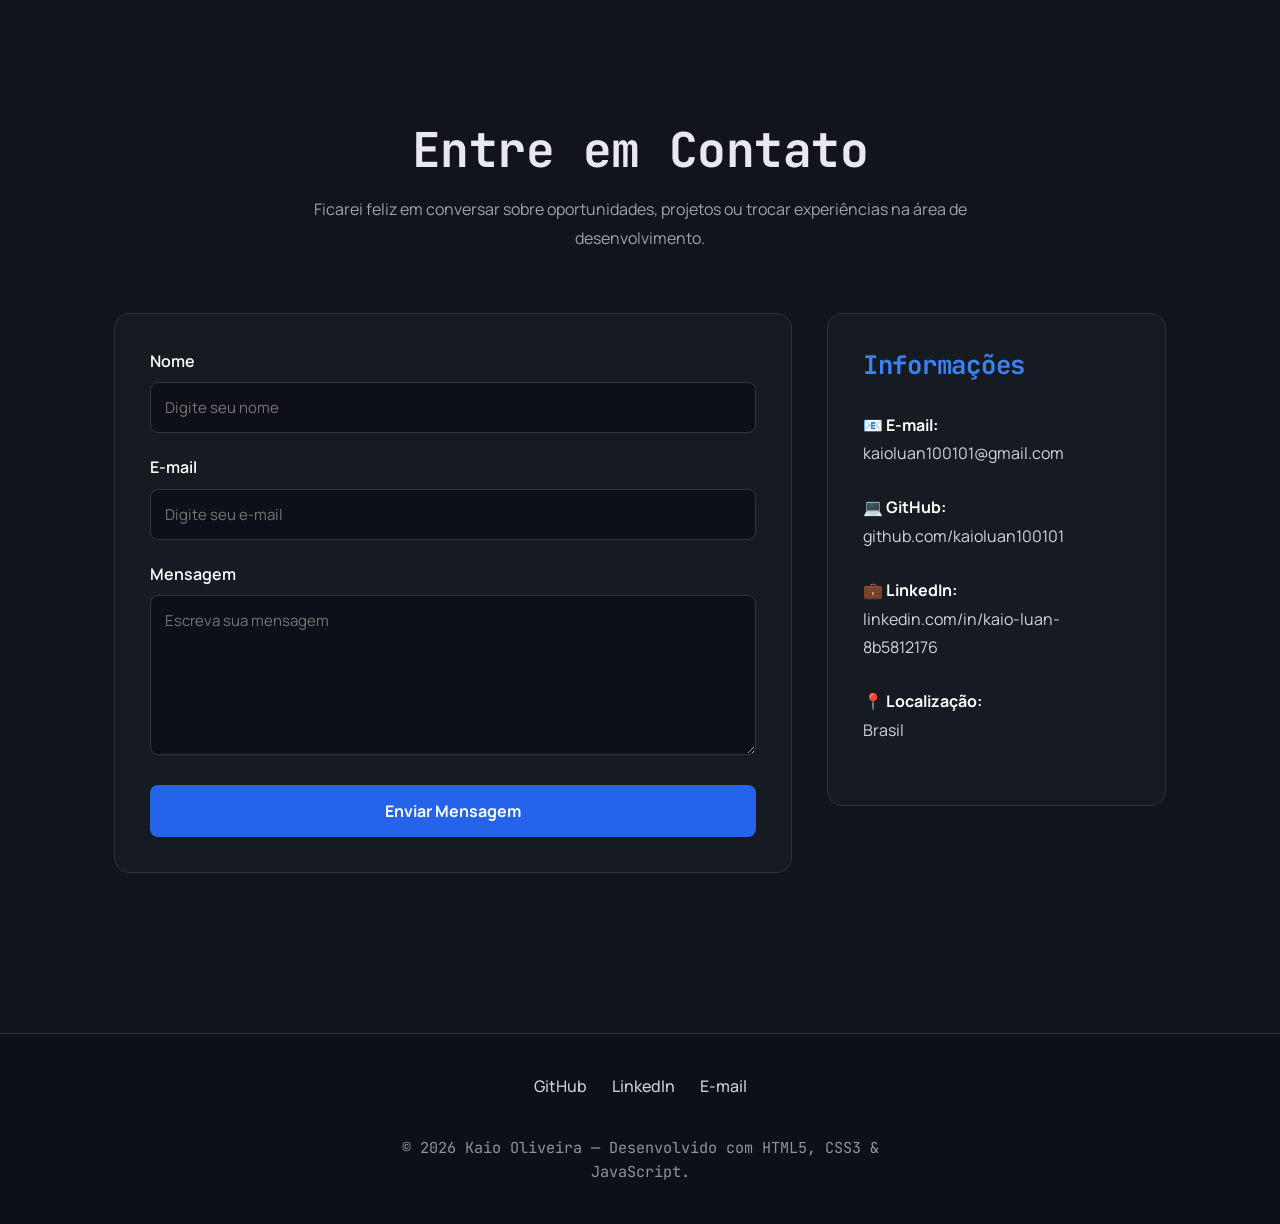
<file: Portfolio_Kaio_Final/contato.html>
<!DOCTYPE html>
<html lang="en">
<head>
    <meta charset="UTF-8">
    <meta name="viewport" content="width=device-width, initial-scale=1.0">

    <!-- SEO básico -->
    <title>Contato</title>
    <meta name="description"
        content="Portfólio de Kaio Oliveira, Desenvolvedor Front-End em formação, apaixonado por tecnologia e desenvolvimento web com HTML5, CSS3 e JavaScript.">
    <meta name="keywords"
        content="Kaio Oliveira, desenvolvedor front-end, HTML5, CSS3, JavaScript, portfólio, desenvolvimento web">
    <meta name="author" content="Kaio Oliveira">
    <link rel="canonical" href="https://marinalopes-dev.exemplo.com/index.html">

    <!-- Open Graph / redes sociais -->
    <meta property="og:title" content="Kaio Oliveira | Desenvolvedor Front-End">

    <meta property="og:description"
        content="Conheça o portfólio de Kaio Oliveira, Desenvolvedor Front-End em formação, especializado em HTML5, CSS3 e JavaScript.">
    <meta property="og:locale" content="pt_BR">

    <link rel="icon" href="data:,">
    <link rel="preconnect" href="https://fonts.googleapis.com">
    <link
        href="https://fonts.googleapis.com/css2?family=JetBrains+Mono:wght@400;600;700&family=Manrope:wght@400;500;700&display=swap"
        rel="stylesheet">
    <link href="css/style.css" rel="stylesheet"/>
    <link href="css/sobre.css" rel="stylesheet"/>
    <link rel="stylesheet" href="css/projetos.css">
    <link rel="stylesheet" href="css/contato.css">
</head>
<body>
    <main>

<section class="contato">

    <div class="container">

        <div class="titulo-contato">
            <h1>Entre em Contato</h1>

            <p>
                Ficarei feliz em conversar sobre oportunidades, projetos ou trocar
                experiências na área de desenvolvimento.
            </p>
        </div>

        <div class="contato-box">

            <form class="formulario">

                <div class="campo">
                    <label for="nome">Nome</label>
                    <input type="text" id="nome" placeholder="Digite seu nome">
                </div>

                <div class="campo">
                    <label for="email">E-mail</label>
                    <input type="email" id="email" placeholder="Digite seu e-mail">
                </div>

                <div class="campo">
                    <label for="mensagem">Mensagem</label>
                    <textarea id="mensagem" rows="6" placeholder="Escreva sua mensagem"></textarea>
                </div>

                <button type="submit">Enviar Mensagem</button>

            </form>

            <div class="informacoes">

    <h2>Informações</h2>

    <p>
        <strong>📧 E-mail:</strong><br>
        <a href="mailto:kaioluan100101@gmail.com">
            kaioluan100101@gmail.com
        </a>
    </p>

    <p>
        <strong>💻 GitHub:</strong><br>
        <a href="https://github.com/kaioluan100101-lab" target="_blank">
            github.com/kaioluan100101
        </a>
    </p>

    <p>
        <strong>💼 LinkedIn:</strong><br>
        <a href="https://www.linkedin.com/in/kaio-luan-8b5812176/" target="_blank">
            linkedin.com/in/kaio-luan-8b5812176
        </a>
    </p>

    <p>
        <strong>📍 Localização:</strong><br>
        Brasil
    </p>

</div>

        </div>

    </div>

</section>

</main>
<footer class="site-footer">
        <div class="container">
            <div class="footer-links">
                <a href="https://github.com/kaioluan100101-lab" target="_blank" rel="noopener">GitHub</a>
                <a href="https://www.linkedin.com/in/kaio-luan-8b5812176/" target="_blank" rel="noopener">LinkedIn</a>
                <a href="mailto:kaioluan100101@gmail.com">E-mail</a>
            </div>
            <p>&copy; 2026 Kaio Oliveira — Desenvolvido com HTML5, CSS3 &amp; JavaScript.</p>
        </div>
    </footer>
</body>
</html>
</file>
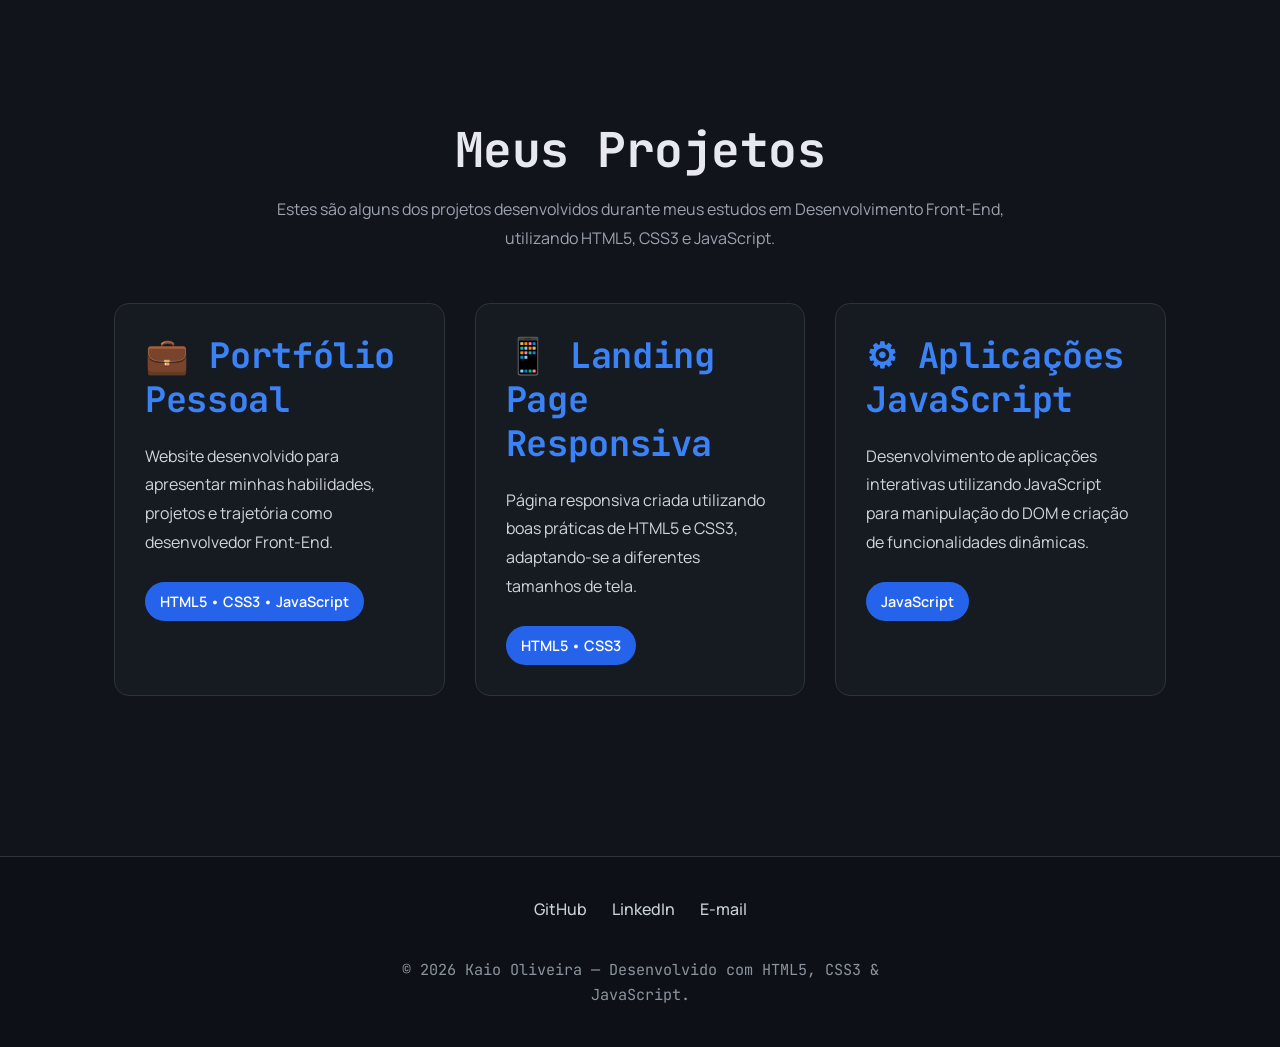
<file: Portfolio_Kaio_Final/projetos.html>
<!DOCTYPE html>
<html lang="en">
<head>
    <meta charset="UTF-8">
    <meta name="viewport" content="width=device-width, initial-scale=1.0">

    <!-- SEO básico -->
    <title>Projetos</title>
    <meta name="description"
        content="Portfólio de Kaio Oliveira, Desenvolvedor Front-End em formação, apaixonado por tecnologia e desenvolvimento web com HTML5, CSS3 e JavaScript.">
    <meta name="keywords"
        content="Kaio Oliveira, desenvolvedor front-end, HTML5, CSS3, JavaScript, portfólio, desenvolvimento web">
    <meta name="author" content="Kaio Oliveira">
    <link rel="canonical" href="https://marinalopes-dev.exemplo.com/index.html">

    <!-- Open Graph / redes sociais -->
    <meta property="og:title" content="Kaio Oliveira | Desenvolvedor Front-End">

    <meta property="og:description"
        content="Conheça o portfólio de Kaio Oliveira, Desenvolvedor Front-End em formação, especializado em HTML5, CSS3 e JavaScript.">
    <meta property="og:locale" content="pt_BR">

    <link rel="icon" href="data:,">
    <link rel="preconnect" href="https://fonts.googleapis.com">
    <link
        href="https://fonts.googleapis.com/css2?family=JetBrains+Mono:wght@400;600;700&family=Manrope:wght@400;500;700&display=swap"
        rel="stylesheet">
    <link href="css/style.css" rel="stylesheet"/>
    <link href="css/sobre.css" rel="stylesheet"/>
    <link rel="stylesheet" href="css/projetos.css">
    <link rel="stylesheet" href="css/contato.css">
</head>
<body>
    <main>

<section class="projetos">

    <div class="container">

        <div class="titulo-projetos">
            <h1>Meus Projetos</h1>

            <p>
                Estes são alguns dos projetos desenvolvidos durante meus estudos
                em Desenvolvimento Front-End, utilizando HTML5, CSS3 e JavaScript.
            </p>
        </div>

        <div class="cards-projetos">

            <article class="projeto-card">

                <h2>💼 Portfólio Pessoal</h2>

                <p>
                    Website desenvolvido para apresentar minhas habilidades,
                    projetos e trajetória como desenvolvedor Front-End.
                </p>

                <span>HTML5 • CSS3 • JavaScript</span>

            </article>

            <article class="projeto-card">

                <h2>📱 Landing Page Responsiva</h2>

                <p>
                    Página responsiva criada utilizando boas práticas de HTML5 e
                    CSS3, adaptando-se a diferentes tamanhos de tela.
                </p>

                <span>HTML5 • CSS3</span>

            </article>

            <article class="projeto-card">

                <h2>⚙ Aplicações JavaScript</h2>

                <p>
                    Desenvolvimento de aplicações interativas utilizando JavaScript
                    para manipulação do DOM e criação de funcionalidades dinâmicas.
                </p>

                <span>JavaScript</span>

            </article>

        </div>

    </div>

</section>

</main>
<footer class="site-footer">
        <div class="container">
            <div class="footer-links">
                <a href="https://github.com/kaioluan100101-lab" target="_blank" rel="noopener">GitHub</a>
                <a href="https://www.linkedin.com/in/kaio-luan-8b5812176/" target="_blank" rel="noopener">LinkedIn</a>
                <a href="mailto:kaioluan100101@gmail.com">E-mail</a>
            </div>
            <p>&copy; 2026 Kaio Oliveira — Desenvolvido com HTML5, CSS3 &amp; JavaScript.</p>
        </div>
    </footer>
</body>
</html>
</file>
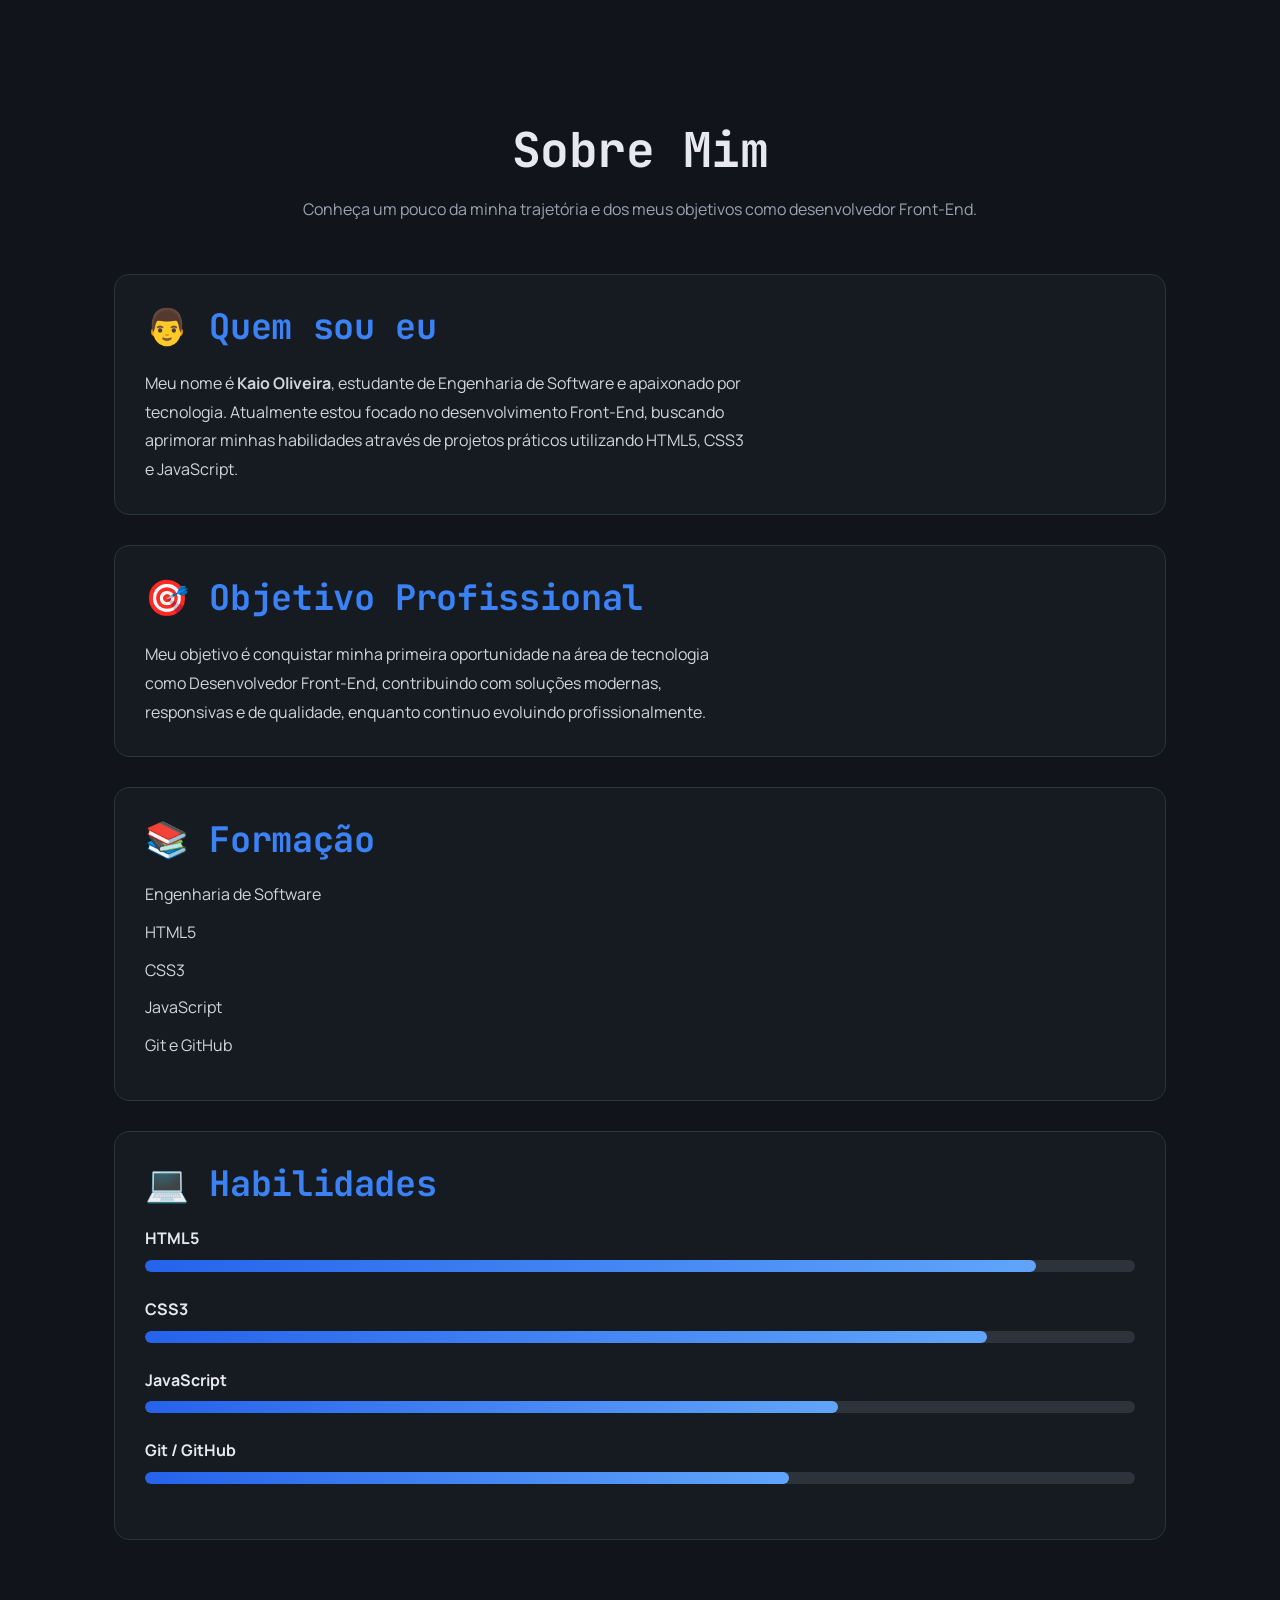
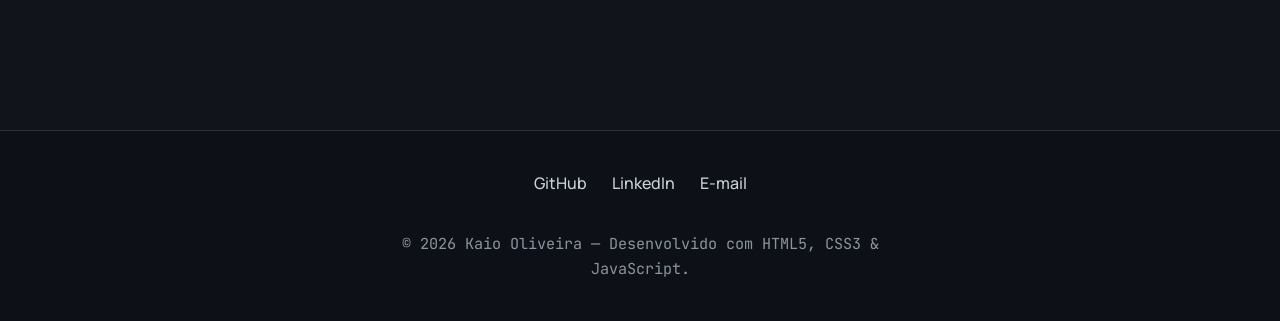
<file: Portfolio_Kaio_Final/sobre.html>
<!DOCTYPE html>
<html lang="en">

<head>
    <meta charset="UTF-8">
    <meta name="viewport" content="width=device-width, initial-scale=1.0">

    <!-- SEO básico -->
    <title>Sobre Mim</title>
    <meta name="description"
        content="Portfólio de Kaio Oliveira, Desenvolvedor Front-End em formação, apaixonado por tecnologia e desenvolvimento web com HTML5, CSS3 e JavaScript.">
    <meta name="keywords"
        content="Kaio Oliveira, desenvolvedor front-end, HTML5, CSS3, JavaScript, portfólio, desenvolvimento web">
    <meta name="author" content="Kaio Oliveira">
    <link rel="canonical" href="https://marinalopes-dev.exemplo.com/index.html">

    <!-- Open Graph / redes sociais -->
    <meta property="og:title" content="Kaio Oliveira | Desenvolvedor Front-End">

    <meta property="og:description"
        content="Conheça o portfólio de Kaio Oliveira, Desenvolvedor Front-End em formação, especializado em HTML5, CSS3 e JavaScript.">
    <meta property="og:locale" content="pt_BR">

    <link rel="icon" href="data:,">
    <link rel="preconnect" href="https://fonts.googleapis.com">
    <link
        href="https://fonts.googleapis.com/css2?family=JetBrains+Mono:wght@400;600;700&family=Manrope:wght@400;500;700&display=swap"
        rel="stylesheet">
    <link href="css/style.css" rel="stylesheet"/>
    <link href="css/sobre.css" rel="stylesheet"/>
    <link rel="stylesheet" href="css/projetos.css">
    <link rel="stylesheet" href="css/contato.css">
</head>

<body>
    <main>

        <section class="sobre">
            <div class="container">

                <div class="titulo-sobre">
                    <h1>Sobre Mim</h1>
                    <p>
                        Conheça um pouco da minha trajetória e dos meus objetivos como
                        desenvolvedor Front-End.
                    </p>
                </div>

                <div class="sobre-card">
                    <h2>👨 Quem sou eu</h2>

                    <p>
                        Meu nome é <strong>Kaio Oliveira</strong>, estudante de Engenharia de
                        Software e apaixonado por tecnologia. Atualmente estou focado no
                        desenvolvimento Front-End, buscando aprimorar minhas habilidades
                        através de projetos práticos utilizando HTML5, CSS3 e JavaScript.
                    </p>
                </div>

                <div class="sobre-card">
                    <h2>🎯 Objetivo Profissional</h2>

                    <p>
                        Meu objetivo é conquistar minha primeira oportunidade na área de
                        tecnologia como Desenvolvedor Front-End, contribuindo com soluções
                        modernas, responsivas e de qualidade, enquanto continuo evoluindo
                        profissionalmente.
                    </p>
                </div>

                <div class="sobre-card">
                    <h2>📚 Formação</h2>

                    <ul class="lista">
                        <li>Engenharia de Software</li>
                        <li>HTML5</li>
                        <li>CSS3</li>
                        <li>JavaScript</li>
                        <li>Git e GitHub</li>
                    </ul>
                </div>

                <div class="sobre-card">
                    <h2>💻 Habilidades</h2>

                    <div class="skill">
                        <span>HTML5</span>
                        <div class="barra">
                            <div class="nivel html"></div>
                        </div>
                    </div>

                    <div class="skill">
                        <span>CSS3</span>
                        <div class="barra">
                            <div class="nivel css"></div>
                        </div>
                    </div>

                    <div class="skill">
                        <span>JavaScript</span>
                        <div class="barra">
                            <div class="nivel js"></div>
                        </div>
                    </div>

                    <div class="skill">
                        <span>Git / GitHub</span>
                        <div class="barra">
                            <div class="nivel git"></div>
                        </div>
                    </div>

                </div>

            </div>
        </section>

    </main>

    <footer class="site-footer">
        <div class="container">
            <div class="footer-links">
                <a href="https://github.com/kaioluan100101-lab" target="_blank" rel="noopener">GitHub</a>
                <a href="https://www.linkedin.com/in/kaio-luan-8b5812176/" target="_blank" rel="noopener">LinkedIn</a>
                <a href="mailto:kaioluan100101@gmail.com">E-mail</a>
            </div>
            <p>&copy; 2026 Kaio Oliveira — Desenvolvido com HTML5, CSS3 &amp; JavaScript.</p>
        </div>
    </footer>

</body>

</html>
</file>
<file: css/style.css>
/* ---------- Design Tokens ---------- */
:root {
  /* Tema escuro (padrão) */
  --bg: #12141c;
  --bg-elevated: #1a1d29;
  --bg-elevated-2: #20242f;
  --border: #2c3040;
  --text: #e8e9f0;
  --text-muted: #8b8fa3;

  --blue: #7aa2f7;
  --green: #9ece6a;
  --purple: #bb9af7;
  --orange: #e0af68;
  --red: #f7768e;

  --font-mono: 'JetBrains Mono', 'Courier New', monospace;
  --font-sans: 'Manrope', -apple-system, BlinkMacSystemFont, sans-serif;

  --radius: 8px;
  --max-width: 1100px;
  --transition: 0.25s ease;
}

[data-theme="light"] {
  --bg: #faf9f6;
  --bg-elevated: #ffffff;
  --bg-elevated-2: #f1efe9;
  --border: #e2ddd2;
  --text: #1a1d29;
  --text-muted: #6b6f80;

  --blue: #3b5bdb;
  --green: #2f9e44;
  --purple: #9c36b5;
  --orange: #d9730d;
  --red: #c92a2a;
}

/* ---------- Reset ---------- */
* { margin: 0; padding: 0; box-sizing: border-box; }

html { scroll-behavior: smooth; }

body {
  background: var(--bg);
  color: var(--text);
  font-family: var(--font-sans);
  line-height: 1.6;
  transition: background var(--transition), color var(--transition);
  overflow-x: hidden;
}

img { max-width: 100%; display: block; }
a { color: inherit; text-decoration: none; }
ul { list-style: none; }
button { font-family: inherit; cursor: pointer; border: none; background: none; }
input, textarea { font-family: inherit; }

:focus-visible {
  outline: 2px solid var(--blue);
  outline-offset: 3px;
}

@media (prefers-reduced-motion: reduce) {
  *, *::before, *::after {
    animation-duration: 0.01ms !important;
    animation-iteration-count: 1 !important;
    transition-duration: 0.01ms !important;
    scroll-behavior: auto !important;
  }
}

.container {
  max-width: var(--max-width);
  margin: 0 auto;
  padding: 0 24px;
}

.eyebrow {
  font-family: var(--font-mono);
  font-size: 0.8rem;
  color: var(--blue);
  display: flex;
  align-items: center;
  gap: 8px;
  margin-bottom: 12px;
}
.eyebrow::before { content: "//"; color: var(--text-muted); }

h1, h2, h3, h4 {
  font-family: var(--font-mono);
  font-weight: 700;
  line-height: 1.25;
  letter-spacing: -0.01em;
}

h1 { font-size: clamp(2rem, 5vw, 3.2rem); }
h2 { font-size: clamp(1.5rem, 3.5vw, 2.2rem); margin-bottom: 16px; }
h3 { font-size: 1.15rem; margin-bottom: 8px; }

p { color: var(--text-muted); max-width: 60ch; }

.section {
  padding: 88px 0;
  border-bottom: 1px solid var(--border);
}

.btn {
  display: inline-flex;
  align-items: center;
  gap: 8px;
  padding: 12px 22px;
  border-radius: var(--radius);
  font-family: var(--font-mono);
  font-size: 0.9rem;
  font-weight: 600;
  transition: transform var(--transition), box-shadow var(--transition);
  border: 1px solid transparent;
}
.btn:hover { transform: translateY(-2px); }

.btn-primary {
  background: var(--blue);
  color: #0d1117;
}
.btn-primary:hover { box-shadow: 0 8px 24px -8px var(--blue); }

.btn-ghost {
  border-color: var(--border);
  color: var(--text);
}
.btn-ghost:hover { border-color: var(--blue); color: var(--blue); }

/* ---------- Header / "Tab bar" navigation ---------- */
.site-header {
  position: sticky;
  top: 0;
  z-index: 100;
  background: rgba(18, 20, 28, 0.85);
  backdrop-filter: blur(10px);
  border-bottom: 1px solid var(--border);
}
[data-theme="light"] .site-header { background: rgba(250, 249, 246, 0.85); }

.nav-wrap {
  display: flex;
  align-items: center;
  justify-content: space-between;
  height: 64px;
}

.logo {
  font-family: var(--font-mono);
  font-weight: 700;
  font-size: 1rem;
  display: flex;
  align-items: center;
  gap: 8px;
}
.logo .dot { color: var(--green); }

.nav-tabs {
  display: flex;
  gap: 2px;
  align-items: center;
}

.nav-tabs a {
  font-family: var(--font-mono);
  font-size: 0.85rem;
  color: var(--text-muted);
  padding: 10px 16px;
  border-radius: var(--radius) var(--radius) 0 0;
  border: 1px solid transparent;
  border-bottom: none;
  transition: color var(--transition), background var(--transition);
  white-space: nowrap;
}

.nav-tabs a .ext { color: var(--purple); }

.nav-tabs a:hover {
  color: var(--text);
  background: var(--bg-elevated);
}

.nav-tabs a[aria-current="page"] {
  color: var(--text);
  background: var(--bg-elevated);
  border-color: var(--border);
  position: relative;
}
.nav-tabs a[aria-current="page"]::after {
  content: "";
  position: absolute;
  left: 0; right: 0; bottom: -1px;
  height: 2px;
  background: var(--blue);
}

.nav-actions { display: flex; align-items: center; gap: 12px; }

.theme-toggle {
  width: 40px;
  height: 40px;
  border-radius: 50%;
  display: flex;
  align-items: center;
  justify-content: center;
  border: 1px solid var(--border);
  color: var(--text);
  transition: border-color var(--transition), transform var(--transition);
}
.theme-toggle:hover { border-color: var(--blue); transform: rotate(20deg); }
.theme-toggle svg { width: 18px; height: 18px; }
.theme-toggle .sun { display: none; }
[data-theme="light"] .theme-toggle .sun { display: block; }
[data-theme="light"] .theme-toggle .moon { display: none; }

.menu-btn {
  display: none;
  flex-direction: column;
  gap: 5px;
  width: 40px;
  height: 40px;
  align-items: center;
  justify-content: center;
  border: 1px solid var(--border);
  border-radius: var(--radius);
}
.menu-btn span {
  width: 18px;
  height: 2px;
  background: var(--text);
  transition: transform var(--transition), opacity var(--transition);
}
.menu-btn[aria-expanded="true"] span:nth-child(1) { transform: translateY(7px) rotate(45deg); }
.menu-btn[aria-expanded="true"] span:nth-child(2) { opacity: 0; }
.menu-btn[aria-expanded="true"] span:nth-child(3) { transform: translateY(-7px) rotate(-45deg); }

/* ---------- Hero / editor mock ---------- */
.hero {
  padding: 72px 0 96px;
}

.hero .container{
    display:grid;
    grid-template-columns:55% 45%;
    gap:60px;
    align-items:center;
}

.hero-copy .role {
  font-family: var(--font-mono);
  color: var(--purple);
  font-size: 1.05rem;
  margin-bottom: 6px;
}

.hero-copy h1 { margin-bottom: 18px; }
.hero-copy h1 span { color: var(--blue); }

.hero-copy p { font-size: 1.05rem; margin-bottom: 32px; }

.hero-actions { display: flex; gap: 14px; flex-wrap: wrap; margin-bottom: 36px; }

.hero-stats {
  display: flex;
  gap: 32px;
  font-family: var(--font-mono);
}
.hero-stats div strong { font-size: 1.4rem; color: var(--green); display: block; }
.hero-stats div span { font-size: 0.78rem; color: var(--text-muted); }

/* Editor window */
.editor{
    width:100%;
    max-width:600px;
    justify-self:end;
}
.editor-bar {
  display: flex;
  align-items: center;
  gap: 8px;
  padding: 12px 16px;
  background: var(--bg-elevated-2);
  border-bottom: 1px solid var(--border);
}
.editor-bar .dots { display: flex; gap: 6px; }
.editor-bar .dots span { width: 11px; height: 11px; border-radius: 50%; }
.editor-bar .dots span:nth-child(1) { background: var(--red); }
.editor-bar .dots span:nth-child(2) { background: var(--orange); }
.editor-bar .dots span:nth-child(3) { background: var(--green); }
.editor-bar .filename {
  font-family: var(--font-mono);
  font-size: 0.78rem;
  color: var(--text-muted);
  margin-left: 8px;
}
.editor-body{
    display:grid;
    grid-template-columns:50px 1fr;
    min-height:280px;
}
.editor-lines {
  padding: 0 16px;
  color: var(--border);
  text-align: right;
  user-select: none;
}
.editor-lines span { display: block; line-height: 1.9; 
}
.editor-code{
    padding:0 16px 0 8px;
    white-space:pre-wrap;
    line-height:1.9;
    font-family:var(--font-mono);
}
.editor-code .tag { color: var(--red); }
.editor-code .attr { color: var(--orange); }
.editor-code .str { color: var(--green); }
.editor-code .kw { color: var(--purple); }
.editor-code .fn { color: var(--blue); }
.editor-code .cm { color: var(--text-muted); }
.cursor {
  display: inline-block;
  width: 8px;
  height: 1.1em;
  background: var(--blue);
  vertical-align: text-bottom;
  animation: blink 1s step-end infinite;
}
@keyframes blink { 50% { opacity: 0; } }

/* ---------- Reveal on scroll ---------- */
.reveal {
  opacity: 0;
  transform: translateY(24px);
  transition: opacity 0.6s ease, transform 0.6s ease;
}
.reveal.is-visible { opacity: 1; transform: translateY(0); }

/* ---------- Cards / grids ---------- */
.grid {
  display: grid;
  grid-template-columns: repeat(3, 1fr);
  gap: 24px;
  margin-top: 32px;
}

.card {
  background: var(--bg-elevated);
  border: 1px solid var(--border);
  border-radius: var(--radius);
  padding: 24px;
  transition: transform var(--transition), border-color var(--transition);
}
.card:hover { transform: translateY(-4px); border-color: var(--blue); }
.card .icon { color: var(--blue); margin-bottom: 14px; }
.card .icon svg { width: 26px; height: 26px; }

/* ---------- Footer ---------- */
.site-footer {
  padding: 40px 0;
  text-align: center;
}
.site-footer p { margin: 0 auto; font-family: var(--font-mono); font-size: 0.82rem; }
.footer-links { display: flex; justify-content: center; gap: 20px; margin-bottom: 16px; }
.footer-links a { color: var(--text-muted); transition: color var(--transition); }
.footer-links a:hover { color: var(--blue); }

/* ---------- Page header (non-home pages) ---------- */
.page-header {
  padding: 56px 0 32px;
}
.page-header p { font-size: 1.05rem; }

/* ---------- About page ---------- */
.about-grid {
  display: grid;
  grid-template-columns: 300px 1fr;
  gap: 56px;
}

.avatar-card {
  background: var(--bg-elevated);
  border: 1px solid var(--border);
  border-radius: 12px;
  padding: 28px;
  text-align: center;
  height: fit-content;
}
.avatar {
  width: 140px;
  height: 140px;
  border-radius: 50%;
  margin: 0 auto 18px;
  background: linear-gradient(135deg, var(--blue), var(--purple));
  display: flex;
  align-items: center;
  justify-content: center;
  font-family: var(--font-mono);
  font-size: 2.4rem;
  font-weight: 700;
  color: #0d1117;
}
.avatar-card h3 { margin-bottom: 2px; }
.avatar-card .role-tag { font-family: var(--font-mono); font-size: 0.82rem; color: var(--text-muted); margin-bottom: 18px; }
.tag-list { display: flex; flex-wrap: wrap; gap: 8px; justify-content: center; }
.tag {
  font-family: var(--font-mono);
  font-size: 0.72rem;
  padding: 5px 10px;
  border-radius: 20px;
  background: var(--bg-elevated-2);
  border: 1px solid var(--border);
  color: var(--text-muted);
}

.timeline { margin-top: 12px; }
.timeline-item {
  position: relative;
  padding-left: 28px;
  padding-bottom: 32px;
  border-left: 2px solid var(--border);
  margin-left: 6px;
}
.timeline-item:last-child { border-color: transparent; padding-bottom: 0; }
.timeline-item::before {
  content: "";
  position: absolute;
  left: -7px;
  top: 2px;
  width: 12px;
  height: 12px;
  border-radius: 50%;
  background: var(--blue);
  border: 3px solid var(--bg);
}
.timeline-item .year {
  font-family: var(--font-mono);
  color: var(--green);
  font-size: 0.8rem;
  margin-bottom: 4px;
  display: block;
}

.skills-bars { margin-top: 16px; }
.skill-row { margin-bottom: 18px; }
.skill-row .label {
  display: flex;
  justify-content: space-between;
  font-family: var(--font-mono);
  font-size: 0.82rem;
  margin-bottom: 6px;
}
.skill-track {
  height: 8px;
  border-radius: 4px;
  background: var(--bg-elevated-2);
  overflow: hidden;
}
.skill-fill {
  height: 100%;
  border-radius: 4px;
  background: linear-gradient(90deg, var(--blue), var(--purple));
  width: 0%;
  transition: width 1.1s ease;
}

/* ---------- Projects page ---------- */
.filter-bar {
  display: flex;
  gap: 10px;
  flex-wrap: wrap;
  margin-bottom: 8px;
}
.filter-btn {
  font-family: var(--font-mono);
  font-size: 0.82rem;
  padding: 9px 16px;
  border-radius: 20px;
  border: 1px solid var(--border);
  color: var(--text-muted);
  transition: all var(--transition);
}
.filter-btn:hover { color: var(--text); border-color: var(--blue); }
.filter-btn[aria-pressed="true"] {
  background: var(--blue);
  color: #0d1117;
  border-color: var(--blue);
}

.project-grid {
  display: grid;
  grid-template-columns: repeat(2, 1fr);
  gap: 24px;
  margin-top: 32px;
}

.project-card {
  background: var(--bg-elevated);
  border: 1px solid var(--border);
  border-radius: var(--radius);
  overflow: hidden;
  transition: transform var(--transition), opacity var(--transition);
}
.project-card.is-hidden { display: none; }
.project-card:hover { transform: translateY(-4px); }
.project-thumb {
  height: 150px;
  display: flex;
  align-items: center;
  justify-content: center;
  font-family: var(--font-mono);
  font-size: 0.78rem;
  color: rgba(255,255,255,0.85);
  position: relative;
  overflow: hidden;
}
.project-thumb::before {
  content: "";
  position: absolute;
  inset: 0;
  opacity: 0.9;
}
.project-thumb span { position: relative; z-index: 1; }
.thumb-1::before { background: linear-gradient(135deg, #3b5bdb, #7aa2f7); }
.thumb-2::before { background: linear-gradient(135deg, #2f9e44, #9ece6a); }
.thumb-3::before { background: linear-gradient(135deg, #9c36b5, #bb9af7); }
.thumb-4::before { background: linear-gradient(135deg, #d9730d, #e0af68); }
.thumb-5::before { background: linear-gradient(135deg, #c92a2a, #f7768e); }
.thumb-6::before { background: linear-gradient(135deg, #1c7ed6, #66d9e8); }

.project-body { padding: 20px; }
.project-cat {
  font-family: var(--font-mono);
  font-size: 0.72rem;
  color: var(--purple);
  margin-bottom: 8px;
  display: block;
}
.project-body p { font-size: 0.92rem; margin-bottom: 14px; }
.project-tech { display: flex; gap: 6px; flex-wrap: wrap; }

/* ---------- Contact page ---------- */
.contact-grid {
  display: grid;
  grid-template-columns: 1fr 1.15fr;
  gap: 48px;
}

.contact-info .info-item {
  display: flex;
  gap: 14px;
  align-items: flex-start;
  margin-bottom: 28px;
}
.contact-info .info-item .icon {
  width: 40px;
  height: 40px;
  border-radius: 10px;
  background: var(--bg-elevated-2);
  border: 1px solid var(--border);
  display: flex;
  align-items: center;
  justify-content: center;
  color: var(--blue);
  flex-shrink: 0;
}
.contact-info .info-item .icon svg { width: 18px; height: 18px; }
.contact-info .info-item h4 { font-family: var(--font-sans); font-size: 0.95rem; margin-bottom: 2px; }
.contact-info .info-item p { font-size: 0.88rem; margin: 0; }

.form-card {
  background: var(--bg-elevated);
  border: 1px solid var(--border);
  border-radius: 12px;
  padding: 32px;
}

.form-row { margin-bottom: 20px; }
.form-row label {
  display: block;
  font-family: var(--font-mono);
  font-size: 0.8rem;
  margin-bottom: 8px;
  color: var(--text-muted);
}
.form-row label .req { color: var(--red); }

.form-row input,
.form-row textarea {
  width: 100%;
  padding: 12px 14px;
  border-radius: var(--radius);
  border: 1px solid var(--border);
  background: var(--bg-elevated-2);
  color: var(--text);
  font-size: 0.95rem;
  transition: border-color var(--transition);
}
.form-row input:focus,
.form-row textarea:focus { border-color: var(--blue); }
.form-row textarea { resize: vertical; min-height: 120px; }

.form-row .error-msg {
  display: none;
  color: var(--red);
  font-family: var(--font-mono);
  font-size: 0.76rem;
  margin-top: 6px;
}
.form-row.has-error input,
.form-row.has-error textarea { border-color: var(--red); }
.form-row.has-error .error-msg { display: block; }

.form-status {
  display: none;
  margin-top: 18px;
  padding: 14px 16px;
  border-radius: var(--radius);
  font-family: var(--font-mono);
  font-size: 0.85rem;
}
.form-status.show { display: block; }
.form-status.success { background: rgba(158, 206, 106, 0.12); color: var(--green); border: 1px solid var(--green); }
.form-status.error-status { background: rgba(247, 118, 142, 0.12); color: var(--red); border: 1px solid var(--red); }

/* ---------- Responsive ---------- */
@media (max-width: 900px) {
  .hero { grid-template-columns: 1fr; }
  .about-grid { grid-template-columns: 1fr; }
  .grid { grid-template-columns: repeat(2, 1fr); }
  .project-grid { grid-template-columns: 1fr; }
  .contact-grid { grid-template-columns: 1fr; }
}

@media (max-width: 720px) {
  .nav-tabs {
    position: fixed;
    top: 64px;
    left: 0;
    right: 0;
    flex-direction: column;
    background: var(--bg-elevated);
    border-bottom: 1px solid var(--border);
    padding: 8px;
    gap: 4px;
    transform: translateY(-150%);
    opacity: 0;
    transition: transform var(--transition), opacity var(--transition);
  }
  .nav-tabs.is-open { transform: translateY(0); opacity: 1; }
  .nav-tabs a { width: 100%; border-radius: var(--radius); }
  .menu-btn { display: flex; }
  .grid { grid-template-columns: 1fr; }
  .section { padding: 56px 0; }
  .hero-stats { gap: 20px; flex-wrap: wrap; }
}
</file>
<file: css/sobre.css>
/* ---------- SOBRE ---------- */

.sobre{
    padding:120px 20px 80px;
}

.titulo-sobre{
    text-align:center;
    margin-bottom:50px;
}

.titulo-sobre h1{
    font-size:3rem;
    margin-bottom:15px;
}

.titulo-sobre p{
    max-width:700px;
    margin:auto;
    color:#9ca3af;
    line-height:1.8;
}

.sobre-card{
    background:#161b22;
    border:1px solid #2d333b;
    border-radius:15px;
    padding:30px;
    margin-bottom:30px;
    transition:.3s;
}

.sobre-card:hover{
    transform:translateY(-6px);
    border-color:#3b82f6;
}

.sobre-card h2{
    color:#3b82f6;
    margin-bottom:20px;
}

.sobre-card p{
    color:#d1d5db;
    line-height:1.8;
}

.lista{
    list-style:none;
    padding:0;
}

.lista li{
    margin:12px 0;
    color:#d1d5db;
}

.skill{
    margin-bottom:25px;
}

.skill span{
    display:block;
    margin-bottom:8px;
    font-weight:bold;
}

.barra{
    background:#2d333b;
    height:12px;
    border-radius:30px;
    overflow:hidden;
}

.nivel{
    height:100%;
    border-radius:30px;
    background:linear-gradient(90deg,#2563eb,#60a5fa);
}

.html{
    width:90%;
}

.css{
    width:85%;
}

.js{
    width:70%;
}

.git{
    width:65%;
}

@media(max-width:768px){

.titulo-sobre h1{
    font-size:2.2rem;
}

.sobre-card{
    padding:20px;
}

}

/* ===========================
   FOOTER
=========================== */

.site-footer{
    background:#0d1117;
    border-top:1px solid #2d333b;
    padding:40px 20px;
    margin-top:80px;
}

.site-footer .container{
    display:flex;
    flex-direction:column;
    align-items:center;
    justify-content:center;
    gap:20px;
    text-align:center;
}

.footer-links{
    display:flex;
    gap:25px;
    flex-wrap:wrap;
    justify-content:center;
}

.footer-links a{
    color:#c9d1d9;
    text-decoration:none;
    font-weight:500;
    transition:.3s;
}

.footer-links a:hover{
    color:#3b82f6;
}

.site-footer p{
    color:#8b949e;
    font-size:.95rem;
}

@media(max-width:768px){

.footer-links{
    flex-direction:column;
    gap:15px;
}

}
</file>
<file: css/projetos.css>
/* ===========================
   PROJETOS
=========================== */

.projetos{
    padding:120px 20px 80px;
}

.titulo-projetos{
    text-align:center;
    margin-bottom:50px;
}

.titulo-projetos h1{
    font-size:3rem;
    margin-bottom:15px;
}

.titulo-projetos p{
    max-width:750px;
    margin:auto;
    color:#9ca3af;
    line-height:1.8;
}

.cards-projetos{
    display:grid;
    grid-template-columns:repeat(auto-fit,minmax(300px,1fr));
    gap:30px;
}

.projeto-card{
    background:#161b22;
    border:1px solid #2d333b;
    border-radius:15px;
    padding:30px;
    transition:.3s;
}

.projeto-card:hover{
    transform:translateY(-8px);
    border-color:#3b82f6;
    box-shadow:0 10px 25px rgba(0,0,0,.3);
}

.projeto-card h2{
    color:#3b82f6;
    margin-bottom:20px;
}

.projeto-card p{
    color:#d1d5db;
    line-height:1.8;
    margin-bottom:25px;
}

.projeto-card span{
    display:inline-block;
    padding:8px 15px;
    background:#2563eb;
    color:#fff;
    border-radius:30px;
    font-size:.9rem;
    font-weight:600;
}


/* ---- Links dos cards (card inteiro clicável) ---- */
.projeto-card{
    position:relative;
    cursor:pointer;
}

.projeto-links{
    display:flex;
    flex-wrap:wrap;
    gap:12px;
    margin-top:25px;
}

.projeto-links a{
    display:inline-block;
    padding:10px 18px;
    border-radius:8px;
    font-weight:700;
    font-size:.95rem;
    text-decoration:none;
    transition:.3s;
}

.projeto-links a.ver{
    background:#fff;
    color:#0d1117;
}

.projeto-links a.ver:hover{
    background:#3b82f6;
    color:#fff;
}

/* faz o link "Ver projeto" cobrir o card inteiro */
.projeto-links a.ver::after{
    content:"";
    position:absolute;
    inset:0;
    border-radius:15px;
}

/* botão GitHub fica por cima e continua clicável separadamente */
.projeto-links a.repo{
    position:relative;
    z-index:2;
    border:1px solid #8b949e;
    color:#c9d1d9;
}

.projeto-links a.repo:hover{
    border-color:#3b82f6;
    color:#3b82f6;
}

@media(max-width:768px){

    .titulo-projetos h1{
        font-size:2.2rem;
    }

    .projeto-card{
        padding:20px;
    }

}

/* ===========================
   FOOTER
=========================== */

.site-footer{
    background:#0d1117;
    border-top:1px solid #2d333b;
    padding:40px 20px;
    margin-top:80px;
}

.site-footer .container{
    display:flex;
    flex-direction:column;
    align-items:center;
    justify-content:center;
    gap:20px;
    text-align:center;
}

.footer-links{
    display:flex;
    gap:25px;
    flex-wrap:wrap;
    justify-content:center;
}

.footer-links a{
    color:#c9d1d9;
    text-decoration:none;
    font-weight:500;
    transition:.3s;
}

.footer-links a:hover{
    color:#3b82f6;
}

.site-footer p{
    color:#8b949e;
    font-size:.95rem;
}

@media(max-width:768px){

.footer-links{
    flex-direction:column;
    gap:15px;
}

}
</file>
<file: css/contato.css>
/* ===========================
   CONTATO
=========================== */

.contato{
    padding:120px 20px 80px;
}

.titulo-contato{
    text-align:center;
    margin-bottom:60px;
}

.titulo-contato h1{
    font-size:3rem;
    margin-bottom:15px;
    color:inherit;
}

.titulo-contato p{
    max-width:700px;
    margin:0 auto;
    color:#9ca3af;
    line-height:1.8;
}

/* GRID */

.contato-box{
    max-width:1100px;
    margin:0 auto;
    display:grid;
    grid-template-columns:2fr 1fr;
    gap:35px;
    align-items:start;
}

/* FORMULÁRIO */

.formulario{
    background:#161b22;
    border:1px solid #2d333b;
    border-radius:15px;
    padding:35px;
    width:100%;
    box-sizing:border-box;
}

.campo{
    margin-bottom:22px;
}

.campo label{
    display:block;
    margin-bottom:8px;
    color:#ffffff;
    font-weight:600;
}

.campo input,
.campo textarea{
    width:100%;
    padding:14px;
    border-radius:8px;
    border:1px solid #30363d;
    background:#0d1117;
    color:#ffffff;
    font-size:15px;
    box-sizing:border-box;
}

.campo input:focus,
.campo textarea:focus{
    outline:none;
    border-color:#3b82f6;
}

.campo textarea{
    resize:vertical;
    min-height:160px;
}

/* BOTÃO */

.formulario button{
    width:100%;
    padding:15px;
    border:none;
    border-radius:8px;
    background:#2563eb;
    color:#fff;
    font-size:16px;
    font-weight:bold;
    cursor:pointer;
    transition:.3s;
}

.formulario button:hover{
    background:#1d4ed8;
    transform:translateY(-2px);
}

/* INFORMAÇÕES */

.informacoes{
    background:#161b22;
    border:1px solid #2d333b;
    border-radius:15px;
    padding:35px;
    width:100%;
    box-sizing:border-box;
}

.informacoes h2{
    color:#3b82f6;
    margin-bottom:30px;
    font-size:1.6rem;
}

.informacoes p{
    color:#d1d5db;
    line-height:1.8;
    margin-bottom:25px;
}

.informacoes strong{
    color:#ffffff;
}

/* Links */

.informacoes a{
    color:#d1d5db;
    text-decoration:none;
    transition:0.3s;
    word-break:break-word;
}

.informacoes a:hover{
    color:#3b82f6;
    text-decoration:underline;
}

@media (max-width:768px){

    .contato{
        padding:100px 15px 60px;
    }

    .titulo-contato h1{
        font-size:2.2rem;
    }

    .formulario,
    .informacoes{
        padding:25px;
    }

}
/* ===========================
   FOOTER
=========================== */

.site-footer{
    background:#0d1117;
    border-top:1px solid #2d333b;
    padding:40px 20px;
    margin-top:80px;
}

.site-footer .container{
    display:flex;
    flex-direction:column;
    align-items:center;
    justify-content:center;
    gap:20px;
    text-align:center;
}

.footer-links{
    display:flex;
    gap:25px;
    flex-wrap:wrap;
    justify-content:center;
}

.footer-links a{
    color:#c9d1d9;
    text-decoration:none;
    font-weight:500;
    transition:.3s;
}

.footer-links a:hover{
    color:#3b82f6;
}

.site-footer p{
    color:#8b949e;
    font-size:.95rem;
}

@media(max-width:768px){

.footer-links{
    flex-direction:column;
    gap:15px;
}

}
</file>
<file: Portfolio_Kaio_Final/css/style.css>
/* ---------- Design Tokens ---------- */
:root {
  /* Tema escuro (padrão) */
  --bg: #12141c;
  --bg-elevated: #1a1d29;
  --bg-elevated-2: #20242f;
  --border: #2c3040;
  --text: #e8e9f0;
  --text-muted: #8b8fa3;

  --blue: #7aa2f7;
  --green: #9ece6a;
  --purple: #bb9af7;
  --orange: #e0af68;
  --red: #f7768e;

  --font-mono: 'JetBrains Mono', 'Courier New', monospace;
  --font-sans: 'Manrope', -apple-system, BlinkMacSystemFont, sans-serif;

  --radius: 8px;
  --max-width: 1100px;
  --transition: 0.25s ease;
}

[data-theme="light"] {
  --bg: #faf9f6;
  --bg-elevated: #ffffff;
  --bg-elevated-2: #f1efe9;
  --border: #e2ddd2;
  --text: #1a1d29;
  --text-muted: #6b6f80;

  --blue: #3b5bdb;
  --green: #2f9e44;
  --purple: #9c36b5;
  --orange: #d9730d;
  --red: #c92a2a;
}

/* ---------- Reset ---------- */
* { margin: 0; padding: 0; box-sizing: border-box; }

html { scroll-behavior: smooth; }

body {
  background: var(--bg);
  color: var(--text);
  font-family: var(--font-sans);
  line-height: 1.6;
  transition: background var(--transition), color var(--transition);
  overflow-x: hidden;
}

img { max-width: 100%; display: block; }
a { color: inherit; text-decoration: none; }
ul { list-style: none; }
button { font-family: inherit; cursor: pointer; border: none; background: none; }
input, textarea { font-family: inherit; }

:focus-visible {
  outline: 2px solid var(--blue);
  outline-offset: 3px;
}

@media (prefers-reduced-motion: reduce) {
  *, *::before, *::after {
    animation-duration: 0.01ms !important;
    animation-iteration-count: 1 !important;
    transition-duration: 0.01ms !important;
    scroll-behavior: auto !important;
  }
}

.container {
  max-width: var(--max-width);
  margin: 0 auto;
  padding: 0 24px;
}

.eyebrow {
  font-family: var(--font-mono);
  font-size: 0.8rem;
  color: var(--blue);
  display: flex;
  align-items: center;
  gap: 8px;
  margin-bottom: 12px;
}
.eyebrow::before { content: "//"; color: var(--text-muted); }

h1, h2, h3, h4 {
  font-family: var(--font-mono);
  font-weight: 700;
  line-height: 1.25;
  letter-spacing: -0.01em;
}

h1 { font-size: clamp(2rem, 5vw, 3.2rem); }
h2 { font-size: clamp(1.5rem, 3.5vw, 2.2rem); margin-bottom: 16px; }
h3 { font-size: 1.15rem; margin-bottom: 8px; }

p { color: var(--text-muted); max-width: 60ch; }

.section {
  padding: 88px 0;
  border-bottom: 1px solid var(--border);
}

.btn {
  display: inline-flex;
  align-items: center;
  gap: 8px;
  padding: 12px 22px;
  border-radius: var(--radius);
  font-family: var(--font-mono);
  font-size: 0.9rem;
  font-weight: 600;
  transition: transform var(--transition), box-shadow var(--transition);
  border: 1px solid transparent;
}
.btn:hover { transform: translateY(-2px); }

.btn-primary {
  background: var(--blue);
  color: #0d1117;
}
.btn-primary:hover { box-shadow: 0 8px 24px -8px var(--blue); }

.btn-ghost {
  border-color: var(--border);
  color: var(--text);
}
.btn-ghost:hover { border-color: var(--blue); color: var(--blue); }

/* ---------- Header / "Tab bar" navigation ---------- */
.site-header {
  position: sticky;
  top: 0;
  z-index: 100;
  background: rgba(18, 20, 28, 0.85);
  backdrop-filter: blur(10px);
  border-bottom: 1px solid var(--border);
}
[data-theme="light"] .site-header { background: rgba(250, 249, 246, 0.85); }

.nav-wrap {
  display: flex;
  align-items: center;
  justify-content: space-between;
  height: 64px;
}

.logo {
  font-family: var(--font-mono);
  font-weight: 700;
  font-size: 1rem;
  display: flex;
  align-items: center;
  gap: 8px;
}
.logo .dot { color: var(--green); }

.nav-tabs {
  display: flex;
  gap: 2px;
  align-items: center;
}

.nav-tabs a {
  font-family: var(--font-mono);
  font-size: 0.85rem;
  color: var(--text-muted);
  padding: 10px 16px;
  border-radius: var(--radius) var(--radius) 0 0;
  border: 1px solid transparent;
  border-bottom: none;
  transition: color var(--transition), background var(--transition);
  white-space: nowrap;
}

.nav-tabs a .ext { color: var(--purple); }

.nav-tabs a:hover {
  color: var(--text);
  background: var(--bg-elevated);
}

.nav-tabs a[aria-current="page"] {
  color: var(--text);
  background: var(--bg-elevated);
  border-color: var(--border);
  position: relative;
}
.nav-tabs a[aria-current="page"]::after {
  content: "";
  position: absolute;
  left: 0; right: 0; bottom: -1px;
  height: 2px;
  background: var(--blue);
}

.nav-actions { display: flex; align-items: center; gap: 12px; }

.theme-toggle {
  width: 40px;
  height: 40px;
  border-radius: 50%;
  display: flex;
  align-items: center;
  justify-content: center;
  border: 1px solid var(--border);
  color: var(--text);
  transition: border-color var(--transition), transform var(--transition);
}
.theme-toggle:hover { border-color: var(--blue); transform: rotate(20deg); }
.theme-toggle svg { width: 18px; height: 18px; }
.theme-toggle .sun { display: none; }
[data-theme="light"] .theme-toggle .sun { display: block; }
[data-theme="light"] .theme-toggle .moon { display: none; }

.menu-btn {
  display: none;
  flex-direction: column;
  gap: 5px;
  width: 40px;
  height: 40px;
  align-items: center;
  justify-content: center;
  border: 1px solid var(--border);
  border-radius: var(--radius);
}
.menu-btn span {
  width: 18px;
  height: 2px;
  background: var(--text);
  transition: transform var(--transition), opacity var(--transition);
}
.menu-btn[aria-expanded="true"] span:nth-child(1) { transform: translateY(7px) rotate(45deg); }
.menu-btn[aria-expanded="true"] span:nth-child(2) { opacity: 0; }
.menu-btn[aria-expanded="true"] span:nth-child(3) { transform: translateY(-7px) rotate(-45deg); }

/* ---------- Hero / editor mock ---------- */
.hero {
  padding: 72px 0 96px;
}

.hero .container{
    display:grid;
    grid-template-columns:55% 45%;
    gap:60px;
    align-items:center;
}

.hero-copy .role {
  font-family: var(--font-mono);
  color: var(--purple);
  font-size: 1.05rem;
  margin-bottom: 6px;
}

.hero-copy h1 { margin-bottom: 18px; }
.hero-copy h1 span { color: var(--blue); }

.hero-copy p { font-size: 1.05rem; margin-bottom: 32px; }

.hero-actions { display: flex; gap: 14px; flex-wrap: wrap; margin-bottom: 36px; }

.hero-stats {
  display: flex;
  gap: 32px;
  font-family: var(--font-mono);
}
.hero-stats div strong { font-size: 1.4rem; color: var(--green); display: block; }
.hero-stats div span { font-size: 0.78rem; color: var(--text-muted); }

/* Editor window */
.editor{
    width:100%;
    max-width:600px;
    justify-self:end;
}
.editor-bar {
  display: flex;
  align-items: center;
  gap: 8px;
  padding: 12px 16px;
  background: var(--bg-elevated-2);
  border-bottom: 1px solid var(--border);
}
.editor-bar .dots { display: flex; gap: 6px; }
.editor-bar .dots span { width: 11px; height: 11px; border-radius: 50%; }
.editor-bar .dots span:nth-child(1) { background: var(--red); }
.editor-bar .dots span:nth-child(2) { background: var(--orange); }
.editor-bar .dots span:nth-child(3) { background: var(--green); }
.editor-bar .filename {
  font-family: var(--font-mono);
  font-size: 0.78rem;
  color: var(--text-muted);
  margin-left: 8px;
}
.editor-body{
    display:grid;
    grid-template-columns:50px 1fr;
    min-height:280px;
}
.editor-lines {
  padding: 0 16px;
  color: var(--border);
  text-align: right;
  user-select: none;
}
.editor-lines span { display: block; line-height: 1.9; 
}
.editor-code{
    padding:0 16px 0 8px;
    white-space:pre-wrap;
    line-height:1.9;
    font-family:var(--font-mono);
}
.editor-code .tag { color: var(--red); }
.editor-code .attr { color: var(--orange); }
.editor-code .str { color: var(--green); }
.editor-code .kw { color: var(--purple); }
.editor-code .fn { color: var(--blue); }
.editor-code .cm { color: var(--text-muted); }
.cursor {
  display: inline-block;
  width: 8px;
  height: 1.1em;
  background: var(--blue);
  vertical-align: text-bottom;
  animation: blink 1s step-end infinite;
}
@keyframes blink { 50% { opacity: 0; } }

/* ---------- Reveal on scroll ---------- */
.reveal {
  opacity: 0;
  transform: translateY(24px);
  transition: opacity 0.6s ease, transform 0.6s ease;
}
.reveal.is-visible { opacity: 1; transform: translateY(0); }

/* ---------- Cards / grids ---------- */
.grid {
  display: grid;
  grid-template-columns: repeat(3, 1fr);
  gap: 24px;
  margin-top: 32px;
}

.card {
  background: var(--bg-elevated);
  border: 1px solid var(--border);
  border-radius: var(--radius);
  padding: 24px;
  transition: transform var(--transition), border-color var(--transition);
}
.card:hover { transform: translateY(-4px); border-color: var(--blue); }
.card .icon { color: var(--blue); margin-bottom: 14px; }
.card .icon svg { width: 26px; height: 26px; }

/* ---------- Footer ---------- */
.site-footer {
  padding: 40px 0;
  text-align: center;
}
.site-footer p { margin: 0 auto; font-family: var(--font-mono); font-size: 0.82rem; }
.footer-links { display: flex; justify-content: center; gap: 20px; margin-bottom: 16px; }
.footer-links a { color: var(--text-muted); transition: color var(--transition); }
.footer-links a:hover { color: var(--blue); }

/* ---------- Page header (non-home pages) ---------- */
.page-header {
  padding: 56px 0 32px;
}
.page-header p { font-size: 1.05rem; }

/* ---------- About page ---------- */
.about-grid {
  display: grid;
  grid-template-columns: 300px 1fr;
  gap: 56px;
}

.avatar-card {
  background: var(--bg-elevated);
  border: 1px solid var(--border);
  border-radius: 12px;
  padding: 28px;
  text-align: center;
  height: fit-content;
}
.avatar {
  width: 140px;
  height: 140px;
  border-radius: 50%;
  margin: 0 auto 18px;
  background: linear-gradient(135deg, var(--blue), var(--purple));
  display: flex;
  align-items: center;
  justify-content: center;
  font-family: var(--font-mono);
  font-size: 2.4rem;
  font-weight: 700;
  color: #0d1117;
}
.avatar-card h3 { margin-bottom: 2px; }
.avatar-card .role-tag { font-family: var(--font-mono); font-size: 0.82rem; color: var(--text-muted); margin-bottom: 18px; }
.tag-list { display: flex; flex-wrap: wrap; gap: 8px; justify-content: center; }
.tag {
  font-family: var(--font-mono);
  font-size: 0.72rem;
  padding: 5px 10px;
  border-radius: 20px;
  background: var(--bg-elevated-2);
  border: 1px solid var(--border);
  color: var(--text-muted);
}

.timeline { margin-top: 12px; }
.timeline-item {
  position: relative;
  padding-left: 28px;
  padding-bottom: 32px;
  border-left: 2px solid var(--border);
  margin-left: 6px;
}
.timeline-item:last-child { border-color: transparent; padding-bottom: 0; }
.timeline-item::before {
  content: "";
  position: absolute;
  left: -7px;
  top: 2px;
  width: 12px;
  height: 12px;
  border-radius: 50%;
  background: var(--blue);
  border: 3px solid var(--bg);
}
.timeline-item .year {
  font-family: var(--font-mono);
  color: var(--green);
  font-size: 0.8rem;
  margin-bottom: 4px;
  display: block;
}

.skills-bars { margin-top: 16px; }
.skill-row { margin-bottom: 18px; }
.skill-row .label {
  display: flex;
  justify-content: space-between;
  font-family: var(--font-mono);
  font-size: 0.82rem;
  margin-bottom: 6px;
}
.skill-track {
  height: 8px;
  border-radius: 4px;
  background: var(--bg-elevated-2);
  overflow: hidden;
}
.skill-fill {
  height: 100%;
  border-radius: 4px;
  background: linear-gradient(90deg, var(--blue), var(--purple));
  width: 0%;
  transition: width 1.1s ease;
}

/* ---------- Projects page ---------- */
.filter-bar {
  display: flex;
  gap: 10px;
  flex-wrap: wrap;
  margin-bottom: 8px;
}
.filter-btn {
  font-family: var(--font-mono);
  font-size: 0.82rem;
  padding: 9px 16px;
  border-radius: 20px;
  border: 1px solid var(--border);
  color: var(--text-muted);
  transition: all var(--transition);
}
.filter-btn:hover { color: var(--text); border-color: var(--blue); }
.filter-btn[aria-pressed="true"] {
  background: var(--blue);
  color: #0d1117;
  border-color: var(--blue);
}

.project-grid {
  display: grid;
  grid-template-columns: repeat(2, 1fr);
  gap: 24px;
  margin-top: 32px;
}

.project-card {
  background: var(--bg-elevated);
  border: 1px solid var(--border);
  border-radius: var(--radius);
  overflow: hidden;
  transition: transform var(--transition), opacity var(--transition);
}
.project-card.is-hidden { display: none; }
.project-card:hover { transform: translateY(-4px); }
.project-thumb {
  height: 150px;
  display: flex;
  align-items: center;
  justify-content: center;
  font-family: var(--font-mono);
  font-size: 0.78rem;
  color: rgba(255,255,255,0.85);
  position: relative;
  overflow: hidden;
}
.project-thumb::before {
  content: "";
  position: absolute;
  inset: 0;
  opacity: 0.9;
}
.project-thumb span { position: relative; z-index: 1; }
.thumb-1::before { background: linear-gradient(135deg, #3b5bdb, #7aa2f7); }
.thumb-2::before { background: linear-gradient(135deg, #2f9e44, #9ece6a); }
.thumb-3::before { background: linear-gradient(135deg, #9c36b5, #bb9af7); }
.thumb-4::before { background: linear-gradient(135deg, #d9730d, #e0af68); }
.thumb-5::before { background: linear-gradient(135deg, #c92a2a, #f7768e); }
.thumb-6::before { background: linear-gradient(135deg, #1c7ed6, #66d9e8); }

.project-body { padding: 20px; }
.project-cat {
  font-family: var(--font-mono);
  font-size: 0.72rem;
  color: var(--purple);
  margin-bottom: 8px;
  display: block;
}
.project-body p { font-size: 0.92rem; margin-bottom: 14px; }
.project-tech { display: flex; gap: 6px; flex-wrap: wrap; }

/* ---------- Contact page ---------- */
.contact-grid {
  display: grid;
  grid-template-columns: 1fr 1.15fr;
  gap: 48px;
}

.contact-info .info-item {
  display: flex;
  gap: 14px;
  align-items: flex-start;
  margin-bottom: 28px;
}
.contact-info .info-item .icon {
  width: 40px;
  height: 40px;
  border-radius: 10px;
  background: var(--bg-elevated-2);
  border: 1px solid var(--border);
  display: flex;
  align-items: center;
  justify-content: center;
  color: var(--blue);
  flex-shrink: 0;
}
.contact-info .info-item .icon svg { width: 18px; height: 18px; }
.contact-info .info-item h4 { font-family: var(--font-sans); font-size: 0.95rem; margin-bottom: 2px; }
.contact-info .info-item p { font-size: 0.88rem; margin: 0; }

.form-card {
  background: var(--bg-elevated);
  border: 1px solid var(--border);
  border-radius: 12px;
  padding: 32px;
}

.form-row { margin-bottom: 20px; }
.form-row label {
  display: block;
  font-family: var(--font-mono);
  font-size: 0.8rem;
  margin-bottom: 8px;
  color: var(--text-muted);
}
.form-row label .req { color: var(--red); }

.form-row input,
.form-row textarea {
  width: 100%;
  padding: 12px 14px;
  border-radius: var(--radius);
  border: 1px solid var(--border);
  background: var(--bg-elevated-2);
  color: var(--text);
  font-size: 0.95rem;
  transition: border-color var(--transition);
}
.form-row input:focus,
.form-row textarea:focus { border-color: var(--blue); }
.form-row textarea { resize: vertical; min-height: 120px; }

.form-row .error-msg {
  display: none;
  color: var(--red);
  font-family: var(--font-mono);
  font-size: 0.76rem;
  margin-top: 6px;
}
.form-row.has-error input,
.form-row.has-error textarea { border-color: var(--red); }
.form-row.has-error .error-msg { display: block; }

.form-status {
  display: none;
  margin-top: 18px;
  padding: 14px 16px;
  border-radius: var(--radius);
  font-family: var(--font-mono);
  font-size: 0.85rem;
}
.form-status.show { display: block; }
.form-status.success { background: rgba(158, 206, 106, 0.12); color: var(--green); border: 1px solid var(--green); }
.form-status.error-status { background: rgba(247, 118, 142, 0.12); color: var(--red); border: 1px solid var(--red); }

/* ---------- Responsive ---------- */
@media (max-width: 900px) {
  .hero { grid-template-columns: 1fr; }
  .about-grid { grid-template-columns: 1fr; }
  .grid { grid-template-columns: repeat(2, 1fr); }
  .project-grid { grid-template-columns: 1fr; }
  .contact-grid { grid-template-columns: 1fr; }
}

@media (max-width: 720px) {
  .nav-tabs {
    position: fixed;
    top: 64px;
    left: 0;
    right: 0;
    flex-direction: column;
    background: var(--bg-elevated);
    border-bottom: 1px solid var(--border);
    padding: 8px;
    gap: 4px;
    transform: translateY(-150%);
    opacity: 0;
    transition: transform var(--transition), opacity var(--transition);
  }
  .nav-tabs.is-open { transform: translateY(0); opacity: 1; }
  .nav-tabs a { width: 100%; border-radius: var(--radius); }
  .menu-btn { display: flex; }
  .grid { grid-template-columns: 1fr; }
  .section { padding: 56px 0; }
  .hero-stats { gap: 20px; flex-wrap: wrap; }
}
</file>
<file: Portfolio_Kaio_Final/css/sobre.css>
/* ---------- SOBRE ---------- */

.sobre{
    padding:120px 20px 80px;
}

.titulo-sobre{
    text-align:center;
    margin-bottom:50px;
}

.titulo-sobre h1{
    font-size:3rem;
    margin-bottom:15px;
}

.titulo-sobre p{
    max-width:700px;
    margin:auto;
    color:#9ca3af;
    line-height:1.8;
}

.sobre-card{
    background:#161b22;
    border:1px solid #2d333b;
    border-radius:15px;
    padding:30px;
    margin-bottom:30px;
    transition:.3s;
}

.sobre-card:hover{
    transform:translateY(-6px);
    border-color:#3b82f6;
}

.sobre-card h2{
    color:#3b82f6;
    margin-bottom:20px;
}

.sobre-card p{
    color:#d1d5db;
    line-height:1.8;
}

.lista{
    list-style:none;
    padding:0;
}

.lista li{
    margin:12px 0;
    color:#d1d5db;
}

.skill{
    margin-bottom:25px;
}

.skill span{
    display:block;
    margin-bottom:8px;
    font-weight:bold;
}

.barra{
    background:#2d333b;
    height:12px;
    border-radius:30px;
    overflow:hidden;
}

.nivel{
    height:100%;
    border-radius:30px;
    background:linear-gradient(90deg,#2563eb,#60a5fa);
}

.html{
    width:90%;
}

.css{
    width:85%;
}

.js{
    width:70%;
}

.git{
    width:65%;
}

@media(max-width:768px){

.titulo-sobre h1{
    font-size:2.2rem;
}

.sobre-card{
    padding:20px;
}

}

/* ===========================
   FOOTER
=========================== */

.site-footer{
    background:#0d1117;
    border-top:1px solid #2d333b;
    padding:40px 20px;
    margin-top:80px;
}

.site-footer .container{
    display:flex;
    flex-direction:column;
    align-items:center;
    justify-content:center;
    gap:20px;
    text-align:center;
}

.footer-links{
    display:flex;
    gap:25px;
    flex-wrap:wrap;
    justify-content:center;
}

.footer-links a{
    color:#c9d1d9;
    text-decoration:none;
    font-weight:500;
    transition:.3s;
}

.footer-links a:hover{
    color:#3b82f6;
}

.site-footer p{
    color:#8b949e;
    font-size:.95rem;
}

@media(max-width:768px){

.footer-links{
    flex-direction:column;
    gap:15px;
}

}
</file>
<file: Portfolio_Kaio_Final/css/projetos.css>
/* ===========================
   PROJETOS
=========================== */

.projetos{
    padding:120px 20px 80px;
}

.titulo-projetos{
    text-align:center;
    margin-bottom:50px;
}

.titulo-projetos h1{
    font-size:3rem;
    margin-bottom:15px;
}

.titulo-projetos p{
    max-width:750px;
    margin:auto;
    color:#9ca3af;
    line-height:1.8;
}

.cards-projetos{
    display:grid;
    grid-template-columns:repeat(auto-fit,minmax(300px,1fr));
    gap:30px;
}

.projeto-card{
    background:#161b22;
    border:1px solid #2d333b;
    border-radius:15px;
    padding:30px;
    transition:.3s;
}

.projeto-card:hover{
    transform:translateY(-8px);
    border-color:#3b82f6;
    box-shadow:0 10px 25px rgba(0,0,0,.3);
}

.projeto-card h2{
    color:#3b82f6;
    margin-bottom:20px;
}

.projeto-card p{
    color:#d1d5db;
    line-height:1.8;
    margin-bottom:25px;
}

.projeto-card span{
    display:inline-block;
    padding:8px 15px;
    background:#2563eb;
    color:#fff;
    border-radius:30px;
    font-size:.9rem;
    font-weight:600;
}

@media(max-width:768px){

    .titulo-projetos h1{
        font-size:2.2rem;
    }

    .projeto-card{
        padding:20px;
    }

}

/* ===========================
   FOOTER
=========================== */

.site-footer{
    background:#0d1117;
    border-top:1px solid #2d333b;
    padding:40px 20px;
    margin-top:80px;
}

.site-footer .container{
    display:flex;
    flex-direction:column;
    align-items:center;
    justify-content:center;
    gap:20px;
    text-align:center;
}

.footer-links{
    display:flex;
    gap:25px;
    flex-wrap:wrap;
    justify-content:center;
}

.footer-links a{
    color:#c9d1d9;
    text-decoration:none;
    font-weight:500;
    transition:.3s;
}

.footer-links a:hover{
    color:#3b82f6;
}

.site-footer p{
    color:#8b949e;
    font-size:.95rem;
}

@media(max-width:768px){

.footer-links{
    flex-direction:column;
    gap:15px;
}

}
</file>
<file: Portfolio_Kaio_Final/css/contato.css>
/* ===========================
   CONTATO
=========================== */

.contato{
    padding:120px 20px 80px;
}

.titulo-contato{
    text-align:center;
    margin-bottom:60px;
}

.titulo-contato h1{
    font-size:3rem;
    margin-bottom:15px;
    color:inherit;
}

.titulo-contato p{
    max-width:700px;
    margin:0 auto;
    color:#9ca3af;
    line-height:1.8;
}

/* GRID */

.contato-box{
    max-width:1100px;
    margin:0 auto;
    display:grid;
    grid-template-columns:2fr 1fr;
    gap:35px;
    align-items:start;
}

/* FORMULÁRIO */

.formulario{
    background:#161b22;
    border:1px solid #2d333b;
    border-radius:15px;
    padding:35px;
    width:100%;
    box-sizing:border-box;
}

.campo{
    margin-bottom:22px;
}

.campo label{
    display:block;
    margin-bottom:8px;
    color:#ffffff;
    font-weight:600;
}

.campo input,
.campo textarea{
    width:100%;
    padding:14px;
    border-radius:8px;
    border:1px solid #30363d;
    background:#0d1117;
    color:#ffffff;
    font-size:15px;
    box-sizing:border-box;
}

.campo input:focus,
.campo textarea:focus{
    outline:none;
    border-color:#3b82f6;
}

.campo textarea{
    resize:vertical;
    min-height:160px;
}

/* BOTÃO */

.formulario button{
    width:100%;
    padding:15px;
    border:none;
    border-radius:8px;
    background:#2563eb;
    color:#fff;
    font-size:16px;
    font-weight:bold;
    cursor:pointer;
    transition:.3s;
}

.formulario button:hover{
    background:#1d4ed8;
    transform:translateY(-2px);
}

/* INFORMAÇÕES */

.informacoes{
    background:#161b22;
    border:1px solid #2d333b;
    border-radius:15px;
    padding:35px;
    width:100%;
    box-sizing:border-box;
}

.informacoes h2{
    color:#3b82f6;
    margin-bottom:30px;
    font-size:1.6rem;
}

.informacoes p{
    color:#d1d5db;
    line-height:1.8;
    margin-bottom:25px;
}

.informacoes strong{
    color:#ffffff;
}

/* Links */

.informacoes a{
    color:#d1d5db;
    text-decoration:none;
    transition:0.3s;
    word-break:break-word;
}

.informacoes a:hover{
    color:#3b82f6;
    text-decoration:underline;
}

@media (max-width:768px){

    .contato{
        padding:100px 15px 60px;
    }

    .titulo-contato h1{
        font-size:2.2rem;
    }

    .formulario,
    .informacoes{
        padding:25px;
    }

}
/* ===========================
   FOOTER
=========================== */

.site-footer{
    background:#0d1117;
    border-top:1px solid #2d333b;
    padding:40px 20px;
    margin-top:80px;
}

.site-footer .container{
    display:flex;
    flex-direction:column;
    align-items:center;
    justify-content:center;
    gap:20px;
    text-align:center;
}

.footer-links{
    display:flex;
    gap:25px;
    flex-wrap:wrap;
    justify-content:center;
}

.footer-links a{
    color:#c9d1d9;
    text-decoration:none;
    font-weight:500;
    transition:.3s;
}

.footer-links a:hover{
    color:#3b82f6;
}

.site-footer p{
    color:#8b949e;
    font-size:.95rem;
}

@media(max-width:768px){

.footer-links{
    flex-direction:column;
    gap:15px;
}

}
</file>
